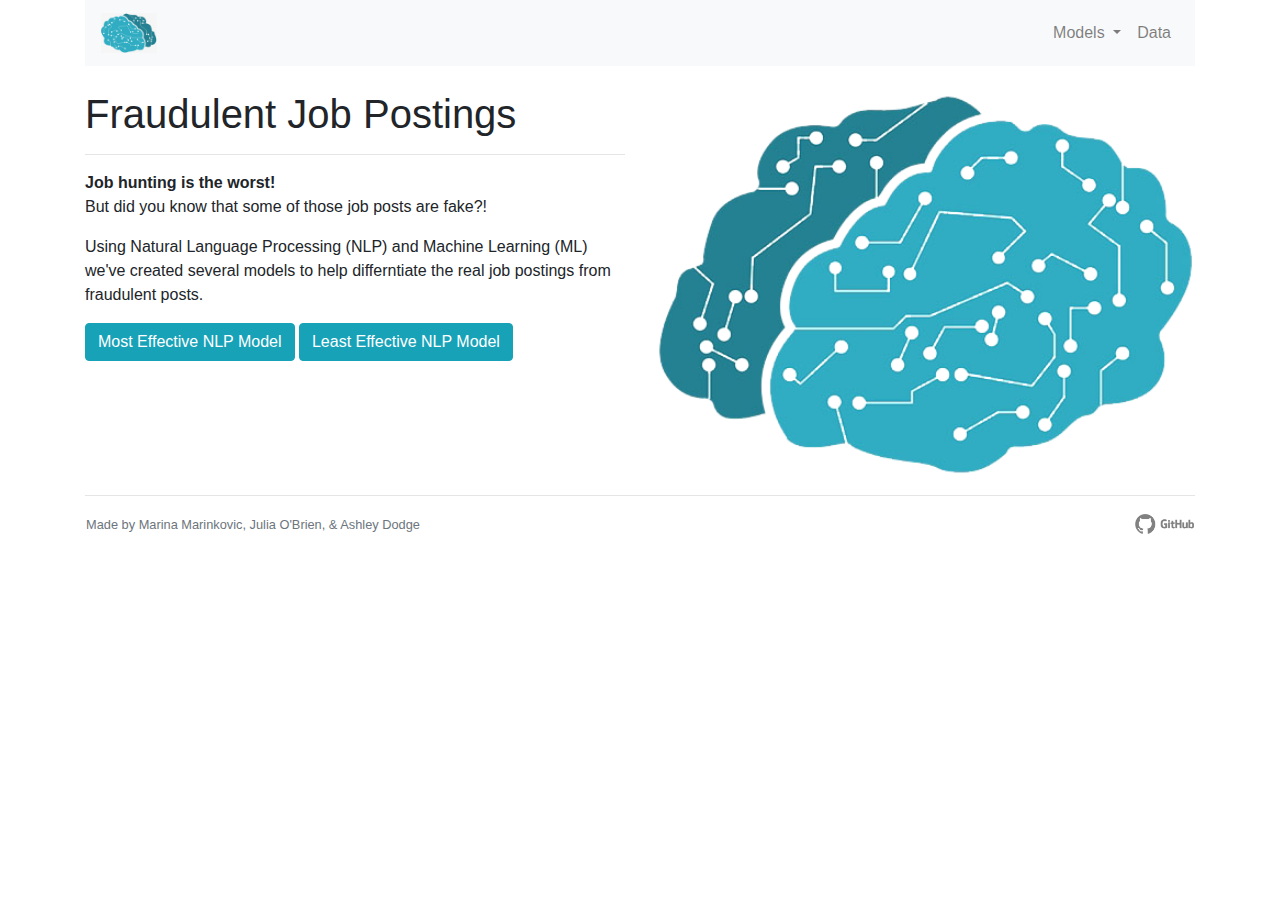
<file: index.html>
<!DOCTYPE html>
<html lang="en">

<head>
    <meta charset="UTF-8">
    <title>Fraudulent Job Posts</title>
    <link rel="stylesheet" href="https://stackpath.bootstrapcdn.com/bootstrap/4.3.1/css/bootstrap.min.css" integrity="sha384-ggOyR0iXCbMQv3Xipma34MD+dH/1fQ784/j6cY/iJTQUOhcWr7x9JvoRxT2MZw1T" crossorigin="anonymous">

    <script src="https://code.jquery.com/jquery-3.3.1.slim.min.js" integrity="sha384-q8i/X+965DzO0rT7abK41JStQIAqVgRVzpbzo5smXKp4YfRvH+8abtTE1Pi6jizo" crossorigin="anonymous"></script>
    <script src="https://cdnjs.cloudflare.com/ajax/libs/popper.js/1.14.7/umd/popper.min.js" integrity="sha384-UO2eT0CpHqdSJQ6hJty5KVphtPhzWj9WO1clHTMGa3JDZwrnQq4sF86dIHNDz0W1" crossorigin="anonymous"></script>
    <script src="https://stackpath.bootstrapcdn.com/bootstrap/4.3.1/js/bootstrap.min.js" integrity="sha384-JjSmVgyd0p3pXB1rRibZUAYoIIy6OrQ6VrjIEaFf/nJGzIxFDsf4x0xIM+B07jRM" crossorigin="anonymous"></script>

    <link rel="stylesheet" href="assets/css/style.css">
</head>

<body>
<!--NAVIGATION BAR-->
<div class="container head_foot">
  <div class="row">
   <div class="col-md-12">
       <nav class="navbar navbar-expand-lg navbar-light bg-light">
           <a class="navbar-brand" href="index.html" ><img src="assets/images/ml_brain_logo_smallR.png" height="40" class="mr-2"></a>
           <button class="navbar-toggler" type="button" data-toggle="collapse" data-target="#navbarSupportedContent" aria-controls="navbarSupportedContent" aria-expanded="false" aria-label="Toggle navigation">
             <span class="navbar-toggler-icon"></span>
           </button>
         
           <div class="collapse navbar-collapse" id="navbarSupportedContent">
             <ul class="navbar-nav ml-auto">
               <li class="nav-item dropdown">
                   <a class="nav-link dropdown-toggle" href="#" id="navbarDropdown" role="button" data-toggle="dropdown" aria-haspopup="true" aria-expanded="false">
                     Models
                   </a>

                   <div class="dropdown-menu" aria-labelledby="navbarDropdown">
                     <div class="font-weight-bold ml-2" style="color:#248192">NLP</div>
                      <a class="dropdown-item" href="nlp_knn.html">K Nearest Neighbors</a>
                      <a class="dropdown-item" href="nlp_svm.html">Support Vector Machine</a>
                      <a class="dropdown-item" href="nlp_deepLearning.html">Deep Learning</a>
                      <a class="dropdown-item" href="nlp_naiveBayes.html">Naive Bayes</a>
                      <a class="dropdown-item" href="nlp_randomForest.html">Random Forest</a>

                     <div class="dropdown-divider"></div>

                     <div class="font-weight-bold ml-2" style="color:#248192">Non-Textual ML</div>
                      <a class="dropdown-item" href="ml_knn.html">K Nearest Neighbors</a>
                      <a class="dropdown-item" href="ml_svm.html">Support Vector Machine</a>
                      <a class="dropdown-item" href="ml_deepLearning.html">Deep Learning</a>
                      <a class="dropdown-item" href="ml_randomForest.html">Random Forest</a>
                   </div>
                 </li>
               <li class="nav-item">
                 <a class="nav-link" href="data.html">Data</a>
               </li>
             </ul>
           </div>
         </nav>
   </div>
  </div>
</div>

<!--MAIN SECTION-->
    <div class="container pt-4">
        <div class="row">  
      <!--LEFT MAIN SECTION-->
                <div class="col-md-6">
                    <h1>Fraudulent Job Postings</h1>
                    <hr>
                    <blockquote><strong>Job hunting is the worst!</strong></br> But did you know that some of those
                      job posts are fake?!
                    </blockquote>
                   
                    <p>Using Natural Language Processing (NLP) and Machine
                      Learning (ML) we've created several models to help differntiate the
                      real job postings from fraudulent posts.</p>
                <!-- BUTTONS -->
                
                     <a href="nlp_deepLearning.html" class="btn btn btn-info button-padding" role="button">Most Effective NLP Model</a>
                     <a href="nlp_naiveBayes.html" class="btn btn btn-info button-padding" role="button">Least Effective NLP Model</a>
                     <!-- <a href="ml_randomForest.html" class="btn btn btn-info" role="button">Most Effective Non-Textual Model</a>
                     <a href="ml_svm.html" class="btn btn btn-info" role="button">Least Effective Non-Textual Model</a> -->
                </div>
        
    <!--RIGHT MAIN SECTION-->
                <div class="col-md-6"> 
                    
                    <div class="text-center">
                      <img src="assets/images/ml_brain.png" alt="..." width="100%"/>
                    </div>


                    
                </div>

        </div>
    </div>


<!--FOOTER-->
<div class = "footer">    
  <div class="container">
      <div class="row">
          <div class="col-md-12">
              <hr>
              <div class="row">

                  <p class="text-muted pl-3"><small>Made by 
                    <a href="https://www.linkedin.com/in/marinamarinkovic/" style="color:#6d757d">Marina Marinkovic</a>, 
                    <a href="https://www.linkedin.com/in/jobrien1726/" style="color:#6d757d">Julia O'Brien</a>, & 
                      <a href="https://www.linkedin.com/in/ashleydodge88/" style="color:#6d757d">Ashley Dodge</a>
                    </small></p>

                  <a href="https://github.com/MPdeM/Final_Project" class="ml-auto pr-3">
                  <img src="assets/images/github_logo.png"
                  alt="Github Icon" Title= "Github Project Repository" height="20"/> 
                  </a>  

              </div>
          </div>
      </div>
  </div>
</div>

</body>
</html>
</file>
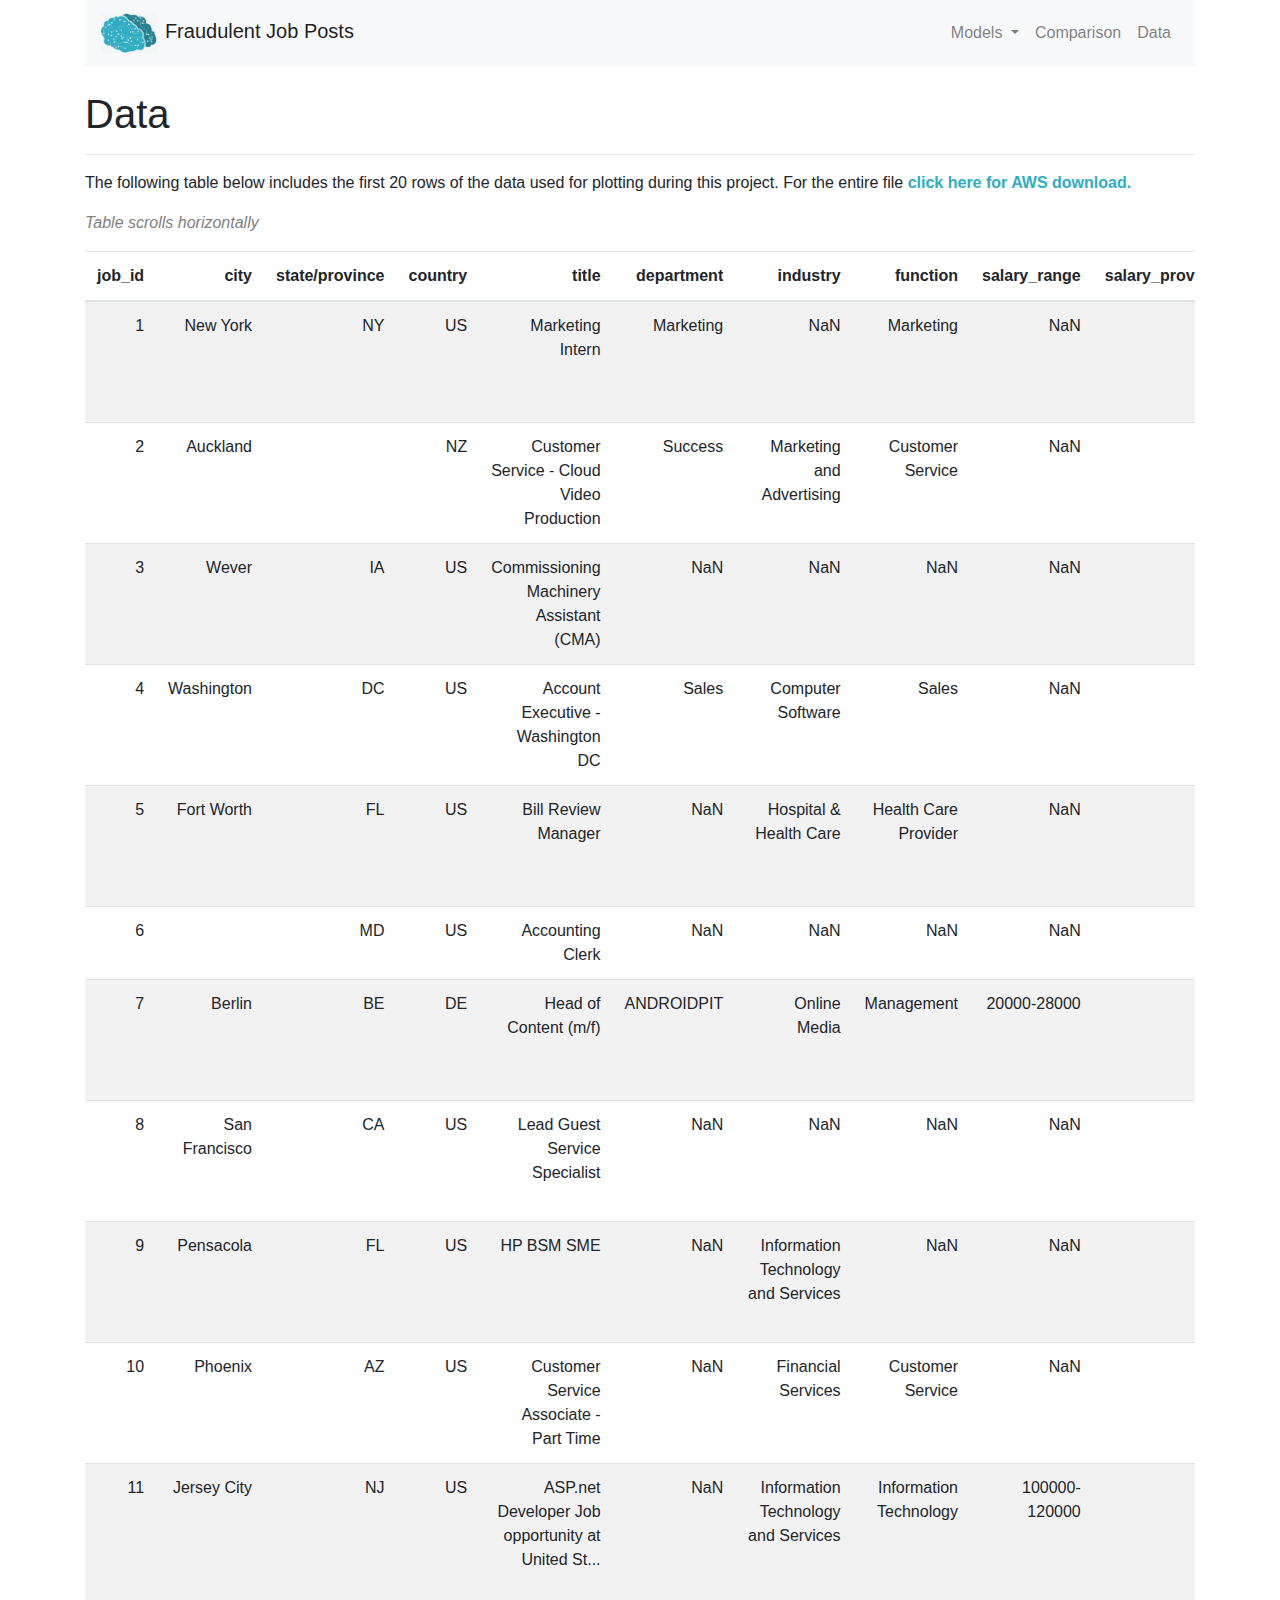
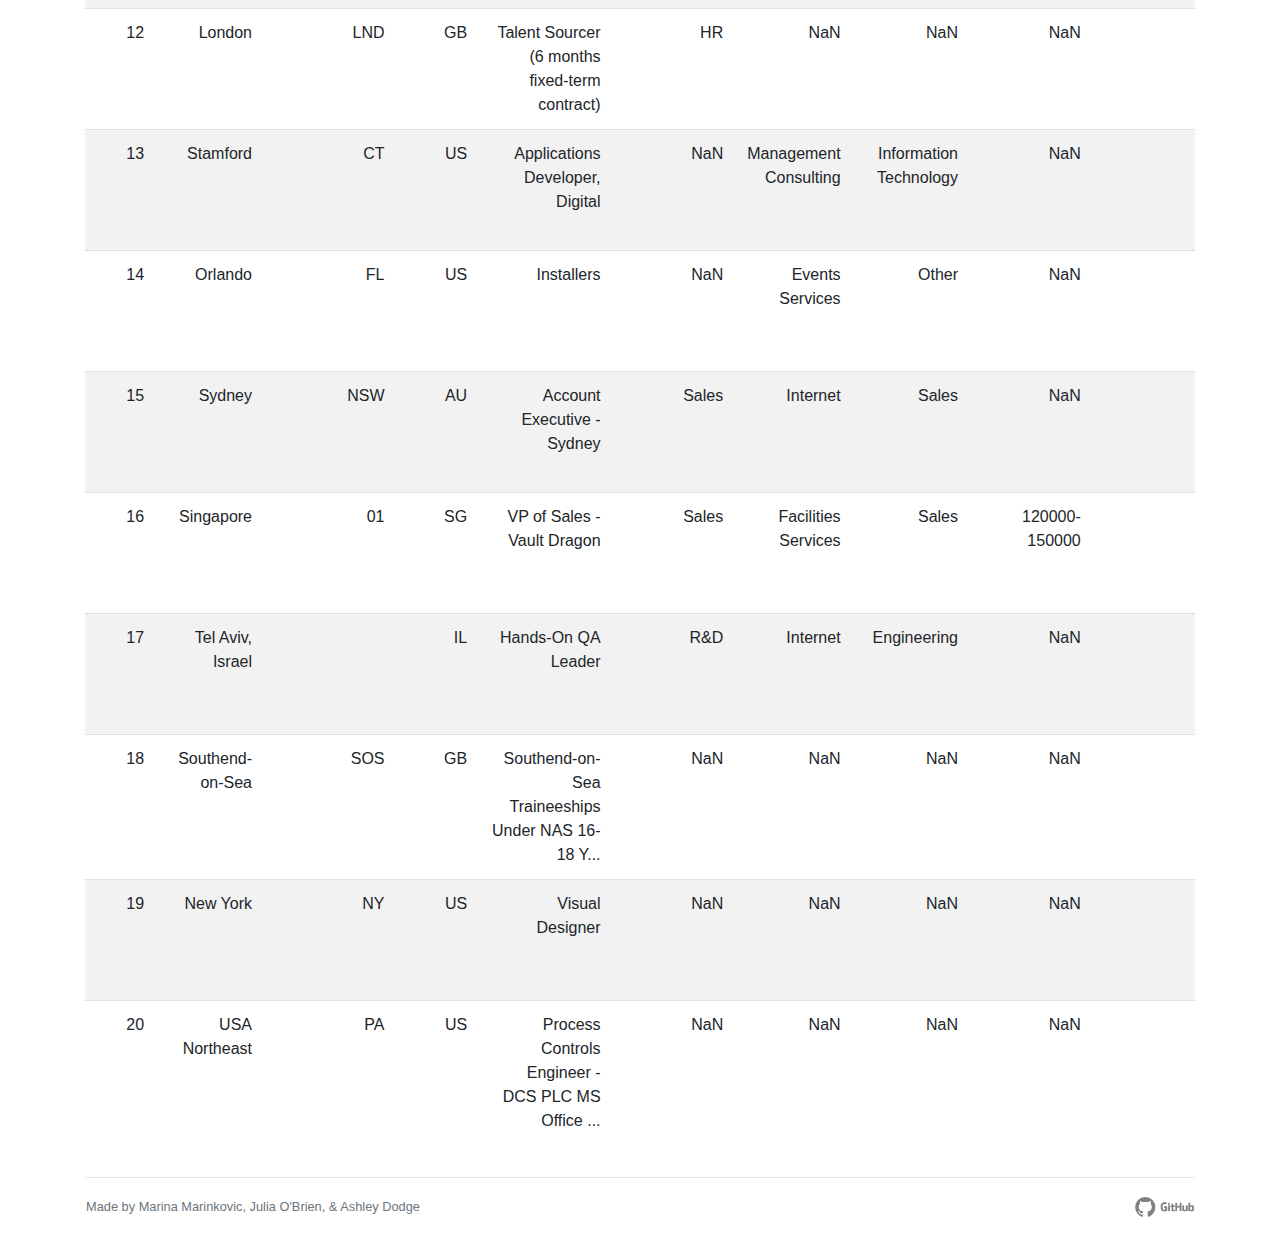
<file: data.html>
<!DOCTYPE html>
<html lang="en">

<head>
    <meta charset="UTF-8">
    <title>Fraudulent Job Posts</title>
    <link rel="stylesheet" href="https://stackpath.bootstrapcdn.com/bootstrap/4.3.1/css/bootstrap.min.css" integrity="sha384-ggOyR0iXCbMQv3Xipma34MD+dH/1fQ784/j6cY/iJTQUOhcWr7x9JvoRxT2MZw1T" crossorigin="anonymous">

    <script src="https://code.jquery.com/jquery-3.3.1.slim.min.js" integrity="sha384-q8i/X+965DzO0rT7abK41JStQIAqVgRVzpbzo5smXKp4YfRvH+8abtTE1Pi6jizo" crossorigin="anonymous"></script>
    <script src="https://cdnjs.cloudflare.com/ajax/libs/popper.js/1.14.7/umd/popper.min.js" integrity="sha384-UO2eT0CpHqdSJQ6hJty5KVphtPhzWj9WO1clHTMGa3JDZwrnQq4sF86dIHNDz0W1" crossorigin="anonymous"></script>
    <script src="https://stackpath.bootstrapcdn.com/bootstrap/4.3.1/js/bootstrap.min.js" integrity="sha384-JjSmVgyd0p3pXB1rRibZUAYoIIy6OrQ6VrjIEaFf/nJGzIxFDsf4x0xIM+B07jRM" crossorigin="anonymous"></script>

    <link rel="stylesheet" href="assets/css/style.css">
</head>

<body>
<!--NAVIGATION BAR-->
<div class="container head_foot">
    <div class="row">
     <div class="col-md-12">
         <nav class="navbar navbar-expand-lg navbar-light bg-light">
             <a class="navbar-brand" href="index.html" ><img src="assets/images/ml_brain_logo_smallR.png" height="40" class="mr-2">Fraudulent Job Posts</a>
             <button class="navbar-toggler" type="button" data-toggle="collapse" data-target="#navbarSupportedContent" aria-controls="navbarSupportedContent" aria-expanded="false" aria-label="Toggle navigation">
               <span class="navbar-toggler-icon"></span>
             </button>
           
             <div class="collapse navbar-collapse" id="navbarSupportedContent">
               <ul class="navbar-nav ml-auto">
                 <li class="nav-item dropdown">
                     <a class="nav-link dropdown-toggle" href="#" id="navbarDropdown" role="button" data-toggle="dropdown" aria-haspopup="true" aria-expanded="false">
                       Models
                     </a>
                     <div class="dropdown-menu" aria-labelledby="navbarDropdown">
                      <div class="font-weight-bold ml-2" style="color:#248192">NLP</div>
                       <a class="dropdown-item" href="nlp_knn.html">K Nearest Neighbors</a>
                       <a class="dropdown-item" href="nlp_svm.html">Support Vector Machine</a>
                       <a class="dropdown-item" href="nlp_deepLearning.html">Deep Learning</a>
                       <a class="dropdown-item" href="nlp_naiveBayes.html">Naive Bayes</a>
                       <a class="dropdown-item" href="nlp_randomForest.html">Random Forest</a>
 
                      <div class="dropdown-divider"></div>
 
                      <div class="font-weight-bold ml-2" style="color:#248192">Non-Textual ML</div>
                       <a class="dropdown-item" href="ml_knn.html">K Nearest Neighbors</a>
                       <a class="dropdown-item" href="ml_svm.html">Support Vector Machine</a>
                       <a class="dropdown-item" href="ml_randomForest.html">Random Forest</a>
                    </div>
                   </li>
                 <li class="nav-item">
                   <a class="nav-link" href="comp.html">Comparison</a>
                 </li>
                 <li class="nav-item">
                   <a class="nav-link" href="data.html">Data</a>
                 </li>
               </ul>
             </div>
           </nav>
     </div>
    </div>
</div>

<!--MAIN SECTION-->
    <div class="container pt-4">
        <div class="row">  
            <div class="col-md-12">
                <h1>Data</h1>
                <hr>
                <p>The following table below includes the first 20 rows of the data used for plotting during this project.
                    For the entire file <a href="https://job-postings-dataviz.s3.amazonaws.com/fake_jobs_clean.csv" class="font-weight-bold" style="color:#30adc3">click here for AWS download.</a>
                </p>
                <p class="font-italic font-weight-light" style="color:grey">Table scrolls horizontally</p>

                <div class="table-responsive">
                <table class="table table-striped">
                  <thead class="themed-dark">
                          <tr style="text-align: right;">
                            <th>job_id</th>
                            <th>city</th>
                            <th>state/province</th>
                            <th>country</th>
                            <th>title</th>
                            <th>department</th>
                            <th>industry</th>
                            <th>function</th>
                            <th>salary_range</th>
                            <th>salary_provided</th>
                            <th>company_profile</th>
                            <th>description</th>
                            <th>requirements</th>
                            <th>benefits</th>
                            <th>benefits_provided</th>
                            <th>telecommuting</th>
                            <th>has_company_logo</th>
                            <th>has_questions</th>
                            <th>employment_type</th>
                            <th>required_experience</th>
                            <th>required_education</th>
                            <th>fraudulent</th>
                          </tr>
                        </thead>
                        <tbody>
                          <tr>
                            <td>1</td>
                            <td>New York</td>
                            <td>NY</td>
                            <td>US</td>
                            <td>Marketing Intern</td>
                            <td>Marketing</td>
                            <td>NaN</td>
                            <td>Marketing</td>
                            <td>NaN</td>
                            <td>0</td>
                            <td>We're Food52, and we've created a groundbreaki...</td>
                            <td>Food52, a fast-growing, James Beard Award-winn...</td>
                            <td>Experience with content management systems a m...</td>
                            <td>NaN</td>
                            <td>0</td>
                            <td>0</td>
                            <td>1</td>
                            <td>0</td>
                            <td>Other</td>
                            <td>Internship</td>
                            <td>NaN</td>
                            <td>0</td>
                          </tr>
                          <tr>
                            <td>2</td>
                            <td>Auckland</td>
                            <td></td>
                            <td>NZ</td>
                            <td>Customer Service - Cloud Video Production</td>
                            <td>Success</td>
                            <td>Marketing and Advertising</td>
                            <td>Customer Service</td>
                            <td>NaN</td>
                            <td>0</td>
                            <td>90 Seconds, the worlds Cloud Video Production ...</td>
                            <td>Organised - Focused - Vibrant - Awesome!Do you...</td>
                            <td>What we expect from you:Your key responsibilit...</td>
                            <td>What you will get from usThrough being part of...</td>
                            <td>1</td>
                            <td>0</td>
                            <td>1</td>
                            <td>0</td>
                            <td>Full-time</td>
                            <td>Not Applicable</td>
                            <td>NaN</td>
                            <td>0</td>
                          </tr>
                          <tr>
                            <td>3</td>
                            <td>Wever</td>
                            <td>IA</td>
                            <td>US</td>
                            <td>Commissioning Machinery Assistant (CMA)</td>
                            <td>NaN</td>
                            <td>NaN</td>
                            <td>NaN</td>
                            <td>NaN</td>
                            <td>0</td>
                            <td>Valor Services provides Workforce Solutions th...</td>
                            <td>Our client, located in Houston, is actively se...</td>
                            <td>Implement pre-commissioning and commissioning ...</td>
                            <td>NaN</td>
                            <td>0</td>
                            <td>0</td>
                            <td>1</td>
                            <td>0</td>
                            <td>NaN</td>
                            <td>NaN</td>
                            <td>NaN</td>
                            <td>0</td>
                          </tr>
                          <tr>
                            <td>4</td>
                            <td>Washington</td>
                            <td>DC</td>
                            <td>US</td>
                            <td>Account Executive - Washington DC</td>
                            <td>Sales</td>
                            <td>Computer Software</td>
                            <td>Sales</td>
                            <td>NaN</td>
                            <td>0</td>
                            <td>Our passion for improving quality of life thro...</td>
                            <td>THE COMPANY: ESRI – Environmental Systems Rese...</td>
                            <td>EDUCATION: Bachelor’s or Master’s in GIS, busi...</td>
                            <td>Our culture is anything but corporate—we have ...</td>
                            <td>1</td>
                            <td>0</td>
                            <td>1</td>
                            <td>0</td>
                            <td>Full-time</td>
                            <td>Mid-Senior level</td>
                            <td>Bachelor's Degree</td>
                            <td>0</td>
                          </tr>
                          <tr>
                            <td>5</td>
                            <td>Fort Worth</td>
                            <td>FL</td>
                            <td>US</td>
                            <td>Bill Review Manager</td>
                            <td>NaN</td>
                            <td>Hospital &amp; Health Care</td>
                            <td>Health Care Provider</td>
                            <td>NaN</td>
                            <td>0</td>
                            <td>SpotSource Solutions LLC is a Global Human Cap...</td>
                            <td>JOB TITLE: Itemization Review ManagerLOCATION:...</td>
                            <td>QUALIFICATIONS:RN license in the State of Texa...</td>
                            <td>Full Benefits Offered</td>
                            <td>1</td>
                            <td>0</td>
                            <td>1</td>
                            <td>1</td>
                            <td>Full-time</td>
                            <td>Mid-Senior level</td>
                            <td>Bachelor's Degree</td>
                            <td>0</td>
                          </tr>
                          <tr>
                            <td>6</td>
                            <td></td>
                            <td>MD</td>
                            <td>US</td>
                            <td>Accounting Clerk</td>
                            <td>NaN</td>
                            <td>NaN</td>
                            <td>NaN</td>
                            <td>NaN</td>
                            <td>0</td>
                            <td>NaN</td>
                            <td>Job OverviewApex is an environmental consultin...</td>
                            <td>NaN</td>
                            <td>NaN</td>
                            <td>0</td>
                            <td>0</td>
                            <td>0</td>
                            <td>0</td>
                            <td>NaN</td>
                            <td>NaN</td>
                            <td>NaN</td>
                            <td>0</td>
                          </tr>
                          <tr>
                            <td>7</td>
                            <td>Berlin</td>
                            <td>BE</td>
                            <td>DE</td>
                            <td>Head of Content (m/f)</td>
                            <td>ANDROIDPIT</td>
                            <td>Online Media</td>
                            <td>Management</td>
                            <td>20000-28000</td>
                            <td>1</td>
                            <td>Founded in 2009, the Fonpit AG rose with its i...</td>
                            <td>Your Responsibilities: Manage the English-spea...</td>
                            <td>Your Know-How:                                ...</td>
                            <td>Your Benefits: Being part of a fast-growing co...</td>
                            <td>1</td>
                            <td>0</td>
                            <td>1</td>
                            <td>1</td>
                            <td>Full-time</td>
                            <td>Mid-Senior level</td>
                            <td>Master's Degree</td>
                            <td>0</td>
                          </tr>
                          <tr>
                            <td>8</td>
                            <td>San Francisco</td>
                            <td>CA</td>
                            <td>US</td>
                            <td>Lead Guest Service Specialist</td>
                            <td>NaN</td>
                            <td>NaN</td>
                            <td>NaN</td>
                            <td>NaN</td>
                            <td>0</td>
                            <td>Airenvy’s mission is to provide lucrative yet ...</td>
                            <td>Who is Airenvy?Hey there! We are seasoned entr...</td>
                            <td>Experience with CRM software, live chat, and p...</td>
                            <td>Competitive Pay. You'll be able to eat steak e...</td>
                            <td>1</td>
                            <td>0</td>
                            <td>1</td>
                            <td>1</td>
                            <td>NaN</td>
                            <td>NaN</td>
                            <td>NaN</td>
                            <td>0</td>
                          </tr>
                          <tr>
                            <td>9</td>
                            <td>Pensacola</td>
                            <td>FL</td>
                            <td>US</td>
                            <td>HP BSM SME</td>
                            <td>NaN</td>
                            <td>Information Technology and Services</td>
                            <td>NaN</td>
                            <td>NaN</td>
                            <td>0</td>
                            <td>Solutions3 is a woman-owned small business who...</td>
                            <td>Implementation/Configuration/Testing/Training ...</td>
                            <td>MUST BE A US CITIZEN.An active TS/SCI clearanc...</td>
                            <td>NaN</td>
                            <td>0</td>
                            <td>0</td>
                            <td>1</td>
                            <td>1</td>
                            <td>Full-time</td>
                            <td>Associate</td>
                            <td>NaN</td>
                            <td>0</td>
                          </tr>
                          <tr>
                            <td>10</td>
                            <td>Phoenix</td>
                            <td>AZ</td>
                            <td>US</td>
                            <td>Customer Service Associate - Part Time</td>
                            <td>NaN</td>
                            <td>Financial Services</td>
                            <td>Customer Service</td>
                            <td>NaN</td>
                            <td>0</td>
                            <td>Novitex Enterprise Solutions, formerly Pitney ...</td>
                            <td>The Customer Service Associate will be based i...</td>
                            <td>Minimum Requirements:Minimum of 6 months custo...</td>
                            <td>NaN</td>
                            <td>0</td>
                            <td>0</td>
                            <td>1</td>
                            <td>0</td>
                            <td>Part-time</td>
                            <td>Entry level</td>
                            <td>High School or equivalent</td>
                            <td>0</td>
                          </tr>
                          <tr>
                            <td>11</td>
                            <td>Jersey City</td>
                            <td>NJ</td>
                            <td>US</td>
                            <td>ASP.net Developer Job opportunity at United St...</td>
                            <td>NaN</td>
                            <td>Information Technology and Services</td>
                            <td>Information Technology</td>
                            <td>100000-120000</td>
                            <td>1</td>
                            <td>NaN</td>
                            <td>Position : #URL_86fd830a95a64e2b30ceed829e63fd...</td>
                            <td>Position : #URL_86fd830a95a64e2b30ceed829e63fd...</td>
                            <td>Benefits - FullBonus Eligible - YesInterview T...</td>
                            <td>1</td>
                            <td>0</td>
                            <td>0</td>
                            <td>0</td>
                            <td>Full-time</td>
                            <td>Mid-Senior level</td>
                            <td>Bachelor's Degree</td>
                            <td>0</td>
                          </tr>
                          <tr>
                            <td>12</td>
                            <td>London</td>
                            <td>LND</td>
                            <td>GB</td>
                            <td>Talent Sourcer (6 months fixed-term contract)</td>
                            <td>HR</td>
                            <td>NaN</td>
                            <td>NaN</td>
                            <td>NaN</td>
                            <td>0</td>
                            <td>Want to build a 21st century financial service...</td>
                            <td>TransferWise is the clever new way to move mon...</td>
                            <td>We’re looking for someone who:Proven track rec...</td>
                            <td>You will join one of Europe’s most hotly tippe...</td>
                            <td>1</td>
                            <td>0</td>
                            <td>1</td>
                            <td>0</td>
                            <td>NaN</td>
                            <td>NaN</td>
                            <td>NaN</td>
                            <td>0</td>
                          </tr>
                          <tr>
                            <td>13</td>
                            <td>Stamford</td>
                            <td>CT</td>
                            <td>US</td>
                            <td>Applications Developer, Digital</td>
                            <td>NaN</td>
                            <td>Management Consulting</td>
                            <td>Information Technology</td>
                            <td>NaN</td>
                            <td>0</td>
                            <td>Novitex Enterprise Solutions, formerly Pitney ...</td>
                            <td>The Applications Developer, Digital will devel...</td>
                            <td>Requirements:4 – 5 years’ experience in develo...</td>
                            <td>NaN</td>
                            <td>0</td>
                            <td>0</td>
                            <td>1</td>
                            <td>0</td>
                            <td>Full-time</td>
                            <td>Associate</td>
                            <td>Bachelor's Degree</td>
                            <td>0</td>
                          </tr>
                          <tr>
                            <td>14</td>
                            <td>Orlando</td>
                            <td>FL</td>
                            <td>US</td>
                            <td>Installers</td>
                            <td>NaN</td>
                            <td>Events Services</td>
                            <td>Other</td>
                            <td>NaN</td>
                            <td>0</td>
                            <td>Growing event production company providing sta...</td>
                            <td>Event Industry Installers Needed!! (Orlando, F...</td>
                            <td>Valid driver's license,Somewhat Clean driving ...</td>
                            <td>NaN</td>
                            <td>0</td>
                            <td>0</td>
                            <td>1</td>
                            <td>1</td>
                            <td>Full-time</td>
                            <td>Not Applicable</td>
                            <td>Unspecified</td>
                            <td>0</td>
                          </tr>
                          <tr>
                            <td>15</td>
                            <td>Sydney</td>
                            <td>NSW</td>
                            <td>AU</td>
                            <td>Account Executive - Sydney</td>
                            <td>Sales</td>
                            <td>Internet</td>
                            <td>Sales</td>
                            <td>NaN</td>
                            <td>0</td>
                            <td>Adthena is the UK’s leading competitive intell...</td>
                            <td>Are you interested in a satisfying and financi...</td>
                            <td>You’ll need to be smart and passionate and hav...</td>
                            <td>In return we'll pay you well, give you some ow...</td>
                            <td>1</td>
                            <td>0</td>
                            <td>1</td>
                            <td>0</td>
                            <td>Full-time</td>
                            <td>Associate</td>
                            <td>Bachelor's Degree</td>
                            <td>0</td>
                          </tr>
                          <tr>
                            <td>16</td>
                            <td>Singapore</td>
                            <td>01</td>
                            <td>SG</td>
                            <td>VP of Sales - Vault Dragon</td>
                            <td>Sales</td>
                            <td>Facilities Services</td>
                            <td>Sales</td>
                            <td>120000-150000</td>
                            <td>1</td>
                            <td>Jungle Ventures is the leading Singapore based...</td>
                            <td>About Vault Dragon Vault Dragon is Dropbox for...</td>
                            <td>Key Superpowers3-5 years of high-pressure sale...</td>
                            <td>Basic: SGD 120,000Equity negotiable for a rock...</td>
                            <td>1</td>
                            <td>0</td>
                            <td>1</td>
                            <td>1</td>
                            <td>Full-time</td>
                            <td>Executive</td>
                            <td>Bachelor's Degree</td>
                            <td>0</td>
                          </tr>
                          <tr>
                            <td>17</td>
                            <td>Tel Aviv, Israel</td>
                            <td></td>
                            <td>IL</td>
                            <td>Hands-On QA Leader</td>
                            <td>R&amp;D</td>
                            <td>Internet</td>
                            <td>Engineering</td>
                            <td>NaN</td>
                            <td>0</td>
                            <td>At HoneyBook we’re re-imagining the events ind...</td>
                            <td>We are looking for a Hands-On QA Leader for ou...</td>
                            <td>Previous experience in client &amp;amp; server tes...</td>
                            <td>NaN</td>
                            <td>0</td>
                            <td>0</td>
                            <td>1</td>
                            <td>0</td>
                            <td>Full-time</td>
                            <td>Mid-Senior level</td>
                            <td>NaN</td>
                            <td>0</td>
                          </tr>
                          <tr>
                            <td>18</td>
                            <td>Southend-on-Sea</td>
                            <td>SOS</td>
                            <td>GB</td>
                            <td>Southend-on-Sea Traineeships Under NAS 16-18 Y...</td>
                            <td>NaN</td>
                            <td>NaN</td>
                            <td>NaN</td>
                            <td>NaN</td>
                            <td>0</td>
                            <td>Established on the principles that full time e...</td>
                            <td>Government funding is only available for 16-18...</td>
                            <td>16-18 year olds only due to government funding...</td>
                            <td>Career prospects.</td>
                            <td>1</td>
                            <td>0</td>
                            <td>1</td>
                            <td>1</td>
                            <td>NaN</td>
                            <td>NaN</td>
                            <td>NaN</td>
                            <td>0</td>
                          </tr>
                          <tr>
                            <td>19</td>
                            <td>New York</td>
                            <td>NY</td>
                            <td>US</td>
                            <td>Visual Designer</td>
                            <td>NaN</td>
                            <td>NaN</td>
                            <td>NaN</td>
                            <td>NaN</td>
                            <td>0</td>
                            <td>Kettle is an independent digital agency based ...</td>
                            <td>Kettle is hiring a Visual Designer!Job Locatio...</td>
                            <td>NaN</td>
                            <td>NaN</td>
                            <td>0</td>
                            <td>0</td>
                            <td>1</td>
                            <td>0</td>
                            <td>NaN</td>
                            <td>NaN</td>
                            <td>NaN</td>
                            <td>0</td>
                          </tr>
                          <tr>
                            <td>20</td>
                            <td>USA Northeast</td>
                            <td>PA</td>
                            <td>US</td>
                            <td>Process Controls Engineer - DCS PLC MS Office ...</td>
                            <td>NaN</td>
                            <td>NaN</td>
                            <td>NaN</td>
                            <td>NaN</td>
                            <td>0</td>
                            <td>We Provide Full Time Permanent Positions for m...</td>
                            <td>Experienced Process Controls Engineer is requi...</td>
                            <td>Must have 5 or more years of experience with D...</td>
                            <td>NaN</td>
                            <td>0</td>
                            <td>0</td>
                            <td>0</td>
                            <td>0</td>
                            <td>Full-time</td>
                            <td>NaN</td>
                            <td>NaN</td>
                            <td>0</td>
                          </tr>
            
                        </tbody>
                      </table>
                    </div>
            </div>
        </div>
    </div>
    


<!--FOOTER-->
<div class = "footer">    
  <div class="container">
      <div class="row">
          <div class="col-md-12">
              <hr>
              <div class="row">

                  <p class="text-muted pl-3"><small>Made by 
                    <a href="https://www.linkedin.com/in/marinamarinkovic/" style="color:#6d757d">Marina Marinkovic</a>, 
                    <a href="https://www.linkedin.com/in/jobrien1726/" style="color:#6d757d">Julia O'Brien</a>, & 
                      <a href="https://www.linkedin.com/in/ashleydodge88/" style="color:#6d757d">Ashley Dodge</a>
                    </small></p>

                  <a href="https://github.com/MPdeM/Final_Project" class="ml-auto pr-3">
                  <img src="assets/images/github_logo.png"
                  alt="Github Icon" Title= "Github Project Repository" height="20"/> 
                  </a>  

              </div>
          </div>
      </div>
  </div>
</div>


</body>
</html>
</file>
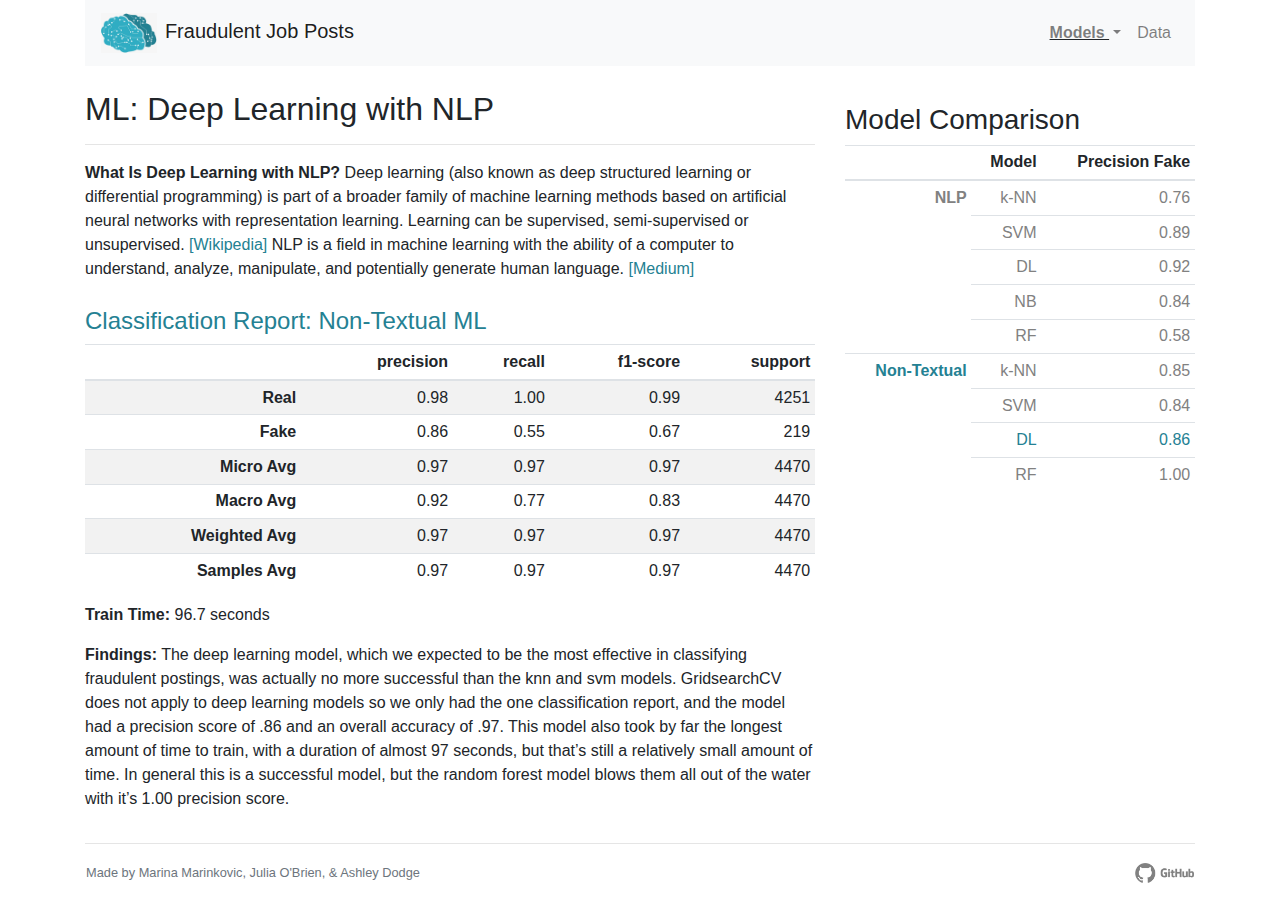
<file: ml_deepLearning.html>
<!DOCTYPE html>
<html lang="en">

<head>
    <meta charset="UTF-8">
    <title>Fraudulent Job Posts</title>
    <link rel="stylesheet" href="https://stackpath.bootstrapcdn.com/bootstrap/4.3.1/css/bootstrap.min.css" integrity="sha384-ggOyR0iXCbMQv3Xipma34MD+dH/1fQ784/j6cY/iJTQUOhcWr7x9JvoRxT2MZw1T" crossorigin="anonymous">

    <script src="https://code.jquery.com/jquery-3.3.1.slim.min.js" integrity="sha384-q8i/X+965DzO0rT7abK41JStQIAqVgRVzpbzo5smXKp4YfRvH+8abtTE1Pi6jizo" crossorigin="anonymous"></script>
    <script src="https://cdnjs.cloudflare.com/ajax/libs/popper.js/1.14.7/umd/popper.min.js" integrity="sha384-UO2eT0CpHqdSJQ6hJty5KVphtPhzWj9WO1clHTMGa3JDZwrnQq4sF86dIHNDz0W1" crossorigin="anonymous"></script>
    <script src="https://stackpath.bootstrapcdn.com/bootstrap/4.3.1/js/bootstrap.min.js" integrity="sha384-JjSmVgyd0p3pXB1rRibZUAYoIIy6OrQ6VrjIEaFf/nJGzIxFDsf4x0xIM+B07jRM" crossorigin="anonymous"></script>

    <link rel="stylesheet" href="assets/css/style.css">
</head>

<body>
<!--NAVIGATION BAR-->
<div class="container head_foot">
    <div class="row">
     <div class="col-md-12">
         <nav class="navbar navbar-expand-lg navbar-light bg-light">
             <a class="navbar-brand" href="index.html" ><img src="assets/images/ml_brain_logo_smallR.png" height="40" class="mr-2">Fraudulent Job Posts</a>
             <button class="navbar-toggler" type="button" data-toggle="collapse" data-target="#navbarSupportedContent" aria-controls="navbarSupportedContent" aria-expanded="false" aria-label="Toggle navigation">
               <span class="navbar-toggler-icon"></span>
             </button>
           
             <div class="collapse navbar-collapse" id="navbarSupportedContent">
               <ul class="navbar-nav ml-auto">
                 <li class="nav-item dropdown active-nav">
                     <a class="nav-link dropdown-toggle" href="#" id="navbarDropdown" role="button" data-toggle="dropdown" aria-haspopup="true" aria-expanded="false">
                       Models
                     </a>

                     <div class="dropdown-menu" aria-labelledby="navbarDropdown">
                      <div class="font-weight-bold ml-2" style="color:#248192">NLP</div>
                       <a class="dropdown-item" href="nlp_knn.html">K Nearest Neighbors</a>
                       <a class="dropdown-item" href="nlp_svm.html">Support Vector Machine</a>
                       <a class="dropdown-item" href="nlp_deepLearning.html">Deep Learning</a>
                       <a class="dropdown-item" href="nlp_naiveBayes.html">Naive Bayes</a>
                       <a class="dropdown-item" href="nlp_randomForest.html">Random Forest</a>
 
                      <div class="dropdown-divider"></div>
 
                      <div class="font-weight-bold ml-2" style="color:#248192">Non-Textual ML</div>
                       <a class="dropdown-item" href="ml_knn.html">K Nearest Neighbors</a>
                       <a class="dropdown-item" href="ml_svm.html">Support Vector Machine</a>
                       <a class="dropdown-item active-nav" href="ml_deepLearning.html">Deep Learning</a>
                       <a class="dropdown-item" href="ml_randomForest.html">Random Forest</a>
                    </div>

                   </li>
                 <li class="nav-item">
                   <a class="nav-link" href="data.html">Data</a>
                 </li>
               </ul>
             </div>
           </nav>
     </div>
    </div>
  </div>

<!--MAIN SECTION-->
    <div class="container pt-4">
        <div class="row">  
      <!--LEFT MAIN SECTION-->
                <div class="col-md-8">
                    <h2>ML: Deep Learning with NLP</h2>
                    <hr>

                    <p><strong>What Is Deep Learning with NLP?</strong> Deep learning (also known as deep structured learning or differential programming) 
                      is part of a broader family of machine learning methods based on artificial neural networks with representation learning. Learning 
                      can be supervised, semi-supervised or unsupervised. <a href="https://en.wikipedia.org/wiki/Deep_learning" style="color:#248192">[Wikipedia]</a> 
                      NLP is a field in machine learning with the ability 
                      of a computer to understand, analyze, manipulate, and potentially generate human language.
                      <a href="https://towardsdatascience.com/natural-language-processing-nlp-for-machine-learning-d44498845d5b" style="color:#248192">[Medium]</a>
                    </p>

                    <!-- nontext_dl_classreport.png -->
                    <div alt="nontext_dl_classreport.png">
                      <h4>Classification Report: Non-Textual ML</h4>
                      <div class="table-responsive">
                          <table class="table table-striped table-sm">
                            <thead class="themed-dark">
                                    <tr>
                                      <th></th>
                                      <th>precision</th>
                                      <th>recall</th>
                                      <th>f1-score</th>
                                      <th>support</th>
                                    </tr>
                            </thead>
                            <tbody>
                              <tr>
                                    <td><strong>Real</strong></td>
                                    <td>0.98</td>
                                    <td>1.00</td>
                                    <td>0.99</td>
                                    <td>4251</td>
                                </tr>
                                <tr>
                                  <td><strong>Fake</strong></td>
                                  <td>0.86</td>
                                  <td>0.55</td>
                                  <td>0.67</td>
                                  <td>219</td>
                                </tr>
                                
                                <tr>
                                  <td><strong>Micro Avg</strong></td>
                                  <td>0.97</td>
                                  <td>0.97</td>
                                  <td>0.97</td>
                                  <td>4470</td>
                                </tr>
                                <tr>
                                  <td><strong>Macro Avg</strong></td>
                                  <td>0.92</td>
                                  <td>0.77</td>
                                  <td>0.83</td>
                                  <td>4470</td>
                                </tr>
                                <tr>
                                  <td><strong>Weighted Avg</strong></td>
                                  <td>0.97</td>
                                  <td>0.97</td>
                                  <td>0.97</td>
                                  <td>4470</td>
                                </tr>
                                <tr>
                                  <td><strong>Samples Avg</strong></td>
                                  <td>0.97</td>
                                  <td>0.97</td>
                                  <td>0.97</td>
                                  <td>4470</td>
                                </tr>
                            </tbody>
                          </table>
                      </div>
                      </div>

                    <p><strong>Train Time:</strong> 96.7 seconds</p>

                    <p><strong>Findings:</strong> The deep learning model, which we expected to be the most effective in classifying 
                        fraudulent postings, was actually no more successful than the knn and svm models. GridsearchCV does not apply to 
                        deep learning models so we only had the one classification report, and the model had a precision score of .86 and 
                        an overall accuracy of .97. This model also took by far the longest amount of time to train, with a duration of almost 
                        97 seconds, but that’s still a relatively small amount of time. 
                        In general this is a successful model, but the random forest model blows them all out of the water with it’s 1.00 precision score. 
                      
                    </p>

                    
                    
                </div>
        
      <!--RIGHT MAIN SECTION-->
                <div class="col-md-4 right-side"> 
                <h3>Model Comparison</h3>
                
                <table class="table table-hover table-sm">
                  <thead class="table">
                    <tr>
                      <th scope="col"></th>
                      <th scope="col">Model</th>
                      <th scope="col">Precision Fake</th>
                    </tr>
                  </thead>
                  <tbody>
                    <tr class="model-type">
                      <th scope="row" rowspan="5">NLP</th>
                      <td><a href="nlp_knn.html">k-NN</a></td>
                      <td><a href="nlp_knn.html">0.76</a></td>
                      </a>
                    </tr>
                    <tr>
                      <td><a href="nlp_svm.html">SVM</a></td>
                      <td><a href="nlp_svm.html">0.89</a></td>
                    </tr>     
                    <tr>
                      <td><a href="nlp_deepLearning.html">DL</a></td>
                      <td><a href="nlp_deepLearning.html">0.92</a></td>
                    </tr>    
                    <tr>
                      <td><a href="nlp_naiveBayes.html">NB</a></td>
                      <td><a href="nlp_naiveBayes.html">0.84</a></td>
                    </tr>    
                    <tr>
                      <td><a href="nlp_randomForest.html">RF</a></td>
                      <td><a href="nlp_randomForest.html">0.58</a></td>
                    </tr>    
                    <tr>
                      <th class="active-page" scope="row" rowspan="4">Non-Textual</th>
                        <td><a href="ml_knn.html">k-NN</a></td>
                        <td><a href="ml_knn.html">0.85</a></td>   
                    </tr>
                    <tr>
                      <td><a href="ml_svm.html">SVM</a></td>
                      <td><a href="ml_svm.html">0.84</a></td>
                    </tr>
                    <tr class="active-page">
                      <td><a href="ml_deepLearning.html">DL</a></td>
                      <td><a href="ml_deepLearning.html">0.86</a></td>
                    </tr>     
                    <tr>
                      <td><a href="ml_randomForest.html">RF</a></td>
                      <td><a href="ml_randomForest.html">1.00</a></td>
                    </tr>      
                  </tbody>
                </table>
                 </div>

        </div>
    </div>


<!--FOOTER-->
<div class = "footer">    
  <div class="container">
      <div class="row">
          <div class="col-md-12">
              <hr>
              <div class="row">

                  <p class="text-muted pl-3"><small>Made by 
                    <a href="https://www.linkedin.com/in/marinamarinkovic/" style="color:#6d757d">Marina Marinkovic</a>, 
                    <a href="https://www.linkedin.com/in/jobrien1726/" style="color:#6d757d">Julia O'Brien</a>, & 
                      <a href="https://www.linkedin.com/in/ashleydodge88/" style="color:#6d757d">Ashley Dodge</a>
                    </small></p>

                  <a href="https://github.com/MPdeM/Final_Project" class="ml-auto pr-3">
                  <img src="assets/images/github_logo.png"
                  alt="Github Icon" Title= "Github Project Repository" height="20"/> 
                  </a>  

              </div>
          </div>
      </div>
  </div>
</div>



</body>
</html>
</file>
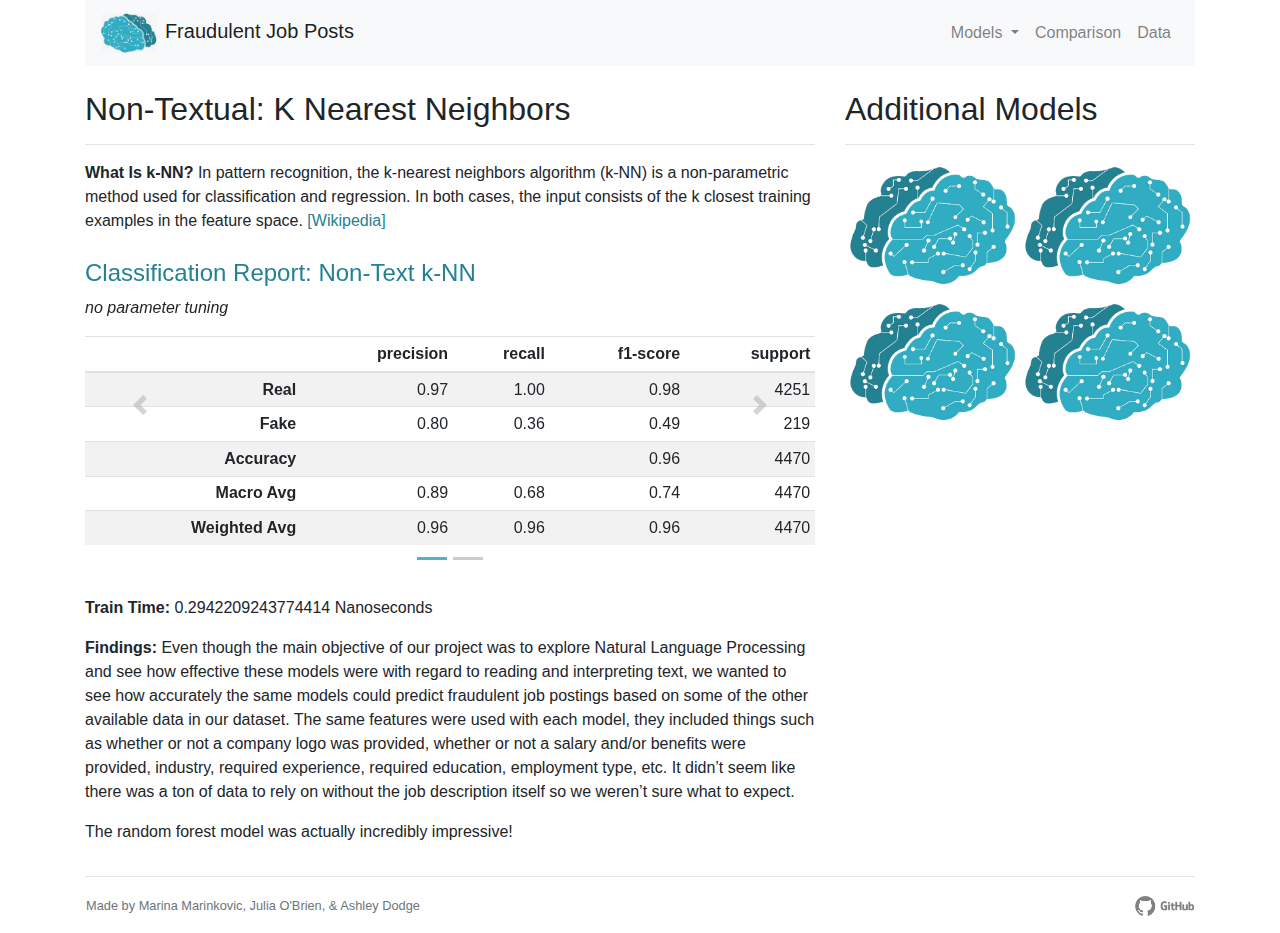
<file: ml_knn.html>
<!DOCTYPE html>
<html lang="en">

<head>
    <meta charset="UTF-8">
    <title>Fraudulent Job Posts</title>
    <link rel="stylesheet" href="https://stackpath.bootstrapcdn.com/bootstrap/4.3.1/css/bootstrap.min.css" integrity="sha384-ggOyR0iXCbMQv3Xipma34MD+dH/1fQ784/j6cY/iJTQUOhcWr7x9JvoRxT2MZw1T" crossorigin="anonymous">

    <script src="https://code.jquery.com/jquery-3.3.1.slim.min.js" integrity="sha384-q8i/X+965DzO0rT7abK41JStQIAqVgRVzpbzo5smXKp4YfRvH+8abtTE1Pi6jizo" crossorigin="anonymous"></script>
    <script src="https://cdnjs.cloudflare.com/ajax/libs/popper.js/1.14.7/umd/popper.min.js" integrity="sha384-UO2eT0CpHqdSJQ6hJty5KVphtPhzWj9WO1clHTMGa3JDZwrnQq4sF86dIHNDz0W1" crossorigin="anonymous"></script>
    <script src="https://stackpath.bootstrapcdn.com/bootstrap/4.3.1/js/bootstrap.min.js" integrity="sha384-JjSmVgyd0p3pXB1rRibZUAYoIIy6OrQ6VrjIEaFf/nJGzIxFDsf4x0xIM+B07jRM" crossorigin="anonymous"></script>

    <link rel="stylesheet" href="assets/css/style.css">
</head>

<body>
<!--NAVIGATION BAR-->
<div class="container head_foot">
    <div class="row">
     <div class="col-md-12">
         <nav class="navbar navbar-expand-lg navbar-light bg-light">
             <a class="navbar-brand" href="index.html" ><img src="assets/images/ml_brain_logo_smallR.png" height="40" class="mr-2">Fraudulent Job Posts</a>
             <button class="navbar-toggler" type="button" data-toggle="collapse" data-target="#navbarSupportedContent" aria-controls="navbarSupportedContent" aria-expanded="false" aria-label="Toggle navigation">
               <span class="navbar-toggler-icon"></span>
             </button>
           
             <div class="collapse navbar-collapse" id="navbarSupportedContent">
               <ul class="navbar-nav ml-auto">
                 <li class="nav-item dropdown">
                     <a class="nav-link dropdown-toggle" href="#" id="navbarDropdown" role="button" data-toggle="dropdown" aria-haspopup="true" aria-expanded="false">
                       Models
                     </a>

                     <div class="dropdown-menu" aria-labelledby="navbarDropdown">
                        <div class="font-weight-bold ml-2" style="color:#248192">NLP</div>
                         <a class="dropdown-item" href="nlp_knn.html">K Nearest Neighbors</a>
                         <a class="dropdown-item" href="nlp_svm.html">Support Vector Machine</a>
                         <a class="dropdown-item" href="nlp_deepLearning.html">Deep Learning</a>
                         <a class="dropdown-item" href="nlp_naiveBayes.html">Naive Bayes</a>
                         <a class="dropdown-item" href="nlp_randomForest.html">Random Forest</a>
   
                        <div class="dropdown-divider"></div>
   
                        <div class="font-weight-bold ml-2" style="color:#248192">Non-Textual ML</div>
                         <a class="dropdown-item" href="ml_knn.html">K Nearest Neighbors</a>
                         <a class="dropdown-item" href="ml_svm.html">Support Vector Machine</a>
                         <a class="dropdown-item" href="ml_randomForest.html">Random Forest</a>
                      </div>
                   </li>
                 <li class="nav-item">
                   <a class="nav-link" href="comp.html">Comparison</a>
                 </li>
                 <li class="nav-item">
                   <a class="nav-link" href="data.html">Data</a>
                 </li>
               </ul>
             </div>
           </nav>
     </div>
    </div>
  </div>

<!--MAIN SECTION-->
    <div class="container pt-4">
        <div class="row">  
      <!--LEFT MAIN SECTION-->
                <div class="col-md-8">
                    <h2>Non-Textual: K Nearest Neighbors</h2>
                    <hr>
                    
                    <p><strong>What Is k-NN?</strong> In pattern recognition, the k-nearest neighbors algorithm (k-NN) is a non-parametric method used for classification and regression. 
                      In both cases, the input consists of the k closest training examples in the feature space.
                      <a href="https://en.wikipedia.org/wiki/K-nearest_neighbors_algorithm" style="color:#248192">[Wikipedia]</a>
                    </p>

                    <!-- carousel -->
                    <div id="carouselExampleIndicators" class="carousel slide ml-knn" data-ride="carousel">
                      <ol class="carousel-indicators">
                        <li data-target="#carouselExampleIndicators" data-slide-to="0" class="active"></li>
                        <li data-target="#carouselExampleIndicators" data-slide-to="1"></li>
                      </ol>
                      <div class="carousel-inner">
                        <div class="carousel-item active">
                              <!-- nontext_knn_classreport.png -->
                              <div alt="nontext_knn_classreport.png">
                                <h4>Classification Report: Non-Text k-NN</h4>
                                <p class="font-italic">no parameter tuning</p>
                                <div class="table-responsive">
                                    <table class="table table-striped table-sm">
                                      <thead class="themed-dark">
                                              <tr>
                                                <th></th>
                                                <th>precision</th>
                                                <th>recall</th>
                                                <th>f1-score</th>
                                                <th>support</th>
                                              </tr>
                                      </thead>
                                      <tbody>
                                        <tr>
                                              <td><strong>Real</strong></td>
                                              <td>0.97</td>
                                              <td>1.00</td>
                                              <td>0.98</td>
                                              <td>4251</td>
                                          </tr>
                                          <tr>
                                            <td><strong>Fake</strong></td>
                                            <td>0.80</td>
                                            <td>0.36</td>
                                            <td>0.49</td>
                                            <td>219</td>
                                          </tr>
                                          
                                          <tr>
                                            <td><strong>Accuracy</strong></td>
                                            <td></td>
                                            <td></td>
                                            <td>0.96</td>
                                            <td>4470</td>
                                          </tr>
                                          <tr>
                                            <td><strong>Macro Avg</strong></td>
                                            <td>0.89</td>
                                            <td>0.68</td>
                                            <td>0.74</td>
                                            <td>4470</td>
                                          </tr>
                                          <tr>
                                            <td><strong>Weighted Avg</strong></td>
                                            <td>0.96</td>
                                            <td>0.96</td>
                                            <td>0.96</td>
                                            <td>4470</td>
                                          </tr>
                                      </tbody>
                                    </table>
                                </div>
                                </div>
                        </div>
                        <div class="carousel-item">
                              <!-- nontext_knn2_classreport.png -->
                              <div alt="nontext_knn2_classreport.png">
                                <h4>Classification Report: Non-Text k-NN</h4>
                                <p class="font-italic">with parameter tuning</p>
                                <div class="table-responsive">
                                    <table class="table table-striped table-sm">
                                      <thead class="themed-dark">
                                              <tr>
                                                <th></th>
                                                <th>precision</th>
                                                <th>recall</th>
                                                <th>f1-score</th>
                                                <th>support</th>
                                              </tr>
                                      </thead>
                                      <tbody>
                                        <tr>
                                              <td><strong>Real</strong></td>
                                              <td>0.97</td>
                                              <td>1.00</td>
                                              <td>0.98</td>
                                              <td>4251</td>
                                          </tr>
                                          <tr>
                                            <td><strong>Fake</strong></td>
                                            <td>0.85</td>
                                            <td>0.48</td>
                                            <td>0.62</td>
                                            <td>219</td>
                                          </tr>
                                          
                                          <tr>
                                            <td><strong>Accuracy</strong></td>
                                            <td></td>
                                            <td></td>
                                            <td>0.97</td>
                                            <td>4470</td>
                                          </tr>
                                          <tr>
                                            <td><strong>Macro Avg</strong></td>
                                            <td>0.91</td>
                                            <td>0.74</td>
                                            <td>0.80</td>
                                            <td>4470</td>
                                          </tr>
                                          <tr>
                                            <td><strong>Weighted Avg</strong></td>
                                            <td>0.97</td>
                                            <td>0.97</td>
                                            <td>0.97</td>
                                            <td>4470</td>
                                          </tr>
                                      </tbody>
                                    </table>
                                </div>
                                </div>
                        </div>
                      </div>
                      <a class="carousel-control-prev" href="#carouselExampleIndicators" role="button" data-slide="prev">
                        <span class="carousel-control-prev-icon" aria-hidden="true"></span>
                        <span class="sr-only">Previous</span>
                      </a>
                      <a class="carousel-control-next" href="#carouselExampleIndicators" role="button" data-slide="next">
                        <span class="carousel-control-next-icon" aria-hidden="true"></span>
                        <span class="sr-only">Next</span>
                      </a>
                    </div>
                  

                    <p><strong>Train Time:</strong> 0.2942209243774414 Nanoseconds</p>

                    <p><strong>Findings:</strong> Even though the main objective of our project was to explore Natural 
                      Language Processing and see how effective these models were with regard to reading and interpreting text, 
                      we wanted to see how accurately the same models could predict fraudulent job postings based on some of the 
                      other available data in our dataset. The same features were used with each model, they included things such 
                      as whether or not a company logo was provided, whether or not a salary and/or benefits were provided, industry, 
                      required experience, required education, employment type, etc. It didn’t seem like there was a ton of data to rely 
                      on without the job description itself so we weren’t sure what to expect. 
                    </p>
                    <blockquote>
                      The random forest model was actually incredibly impressive! 
                    
                    </blockquote>
          
                    
                </div>
        
    <!--RIGHT MAIN SECTION-->
                <div class="col-md-4"> 
                    <h2>Additional Models</h2>
                    <hr>
                <!--Model 1-->
                <a href="##">
                    <img src="assets/images/ml_brain.png"
                        alt="##" Title= "##" height="175" width="175" class="figure-img img-fluid p-1 float-left"/>      
                </a>

                <!--Model 2-->
                    <a href="##">
                        <img src="assets/images/ml_brain.png"
                            alt="##" Title= "##" height="175" width="175" class="figure-img img-fluid p-1 float-left"/>      
                    </a>
                
                <!--Model 3-->
                <a href="##">
                    <img src="assets/images/ml_brain.png"
                        alt="##" Title= "##" height="175" width="175" class="figure-img img-fluid p-1 float-left"/>      
                </a>

                <!--Model 4-->
                <a href="##">
                    <img src="assets/images/ml_brain.png"
                        alt="##" Title= "##" height="175" width="175" class="figure-img img-fluid p-1 float-left"/>      
                </a>
 
                </div>

        </div>
    </div>


<!--FOOTER-->
<div class = "footer">    
  <div class="container">
      <div class="row">
          <div class="col-md-12">
              <hr>
              <div class="row">

                  <p class="text-muted pl-3"><small>Made by 
                    <a href="https://www.linkedin.com/in/marinamarinkovic/" style="color:#6d757d">Marina Marinkovic</a>, 
                    <a href="https://www.linkedin.com/in/jobrien1726/" style="color:#6d757d">Julia O'Brien</a>, & 
                      <a href="https://www.linkedin.com/in/ashleydodge88/" style="color:#6d757d">Ashley Dodge</a>
                    </small></p>

                  <a href="https://github.com/MPdeM/Final_Project" class="ml-auto pr-3">
                  <img src="assets/images/github_logo.png"
                  alt="Github Icon" Title= "Github Project Repository" height="20"/> 
                  </a>  

              </div>
          </div>
      </div>
  </div>
</div>



</body>
</html>
</file>
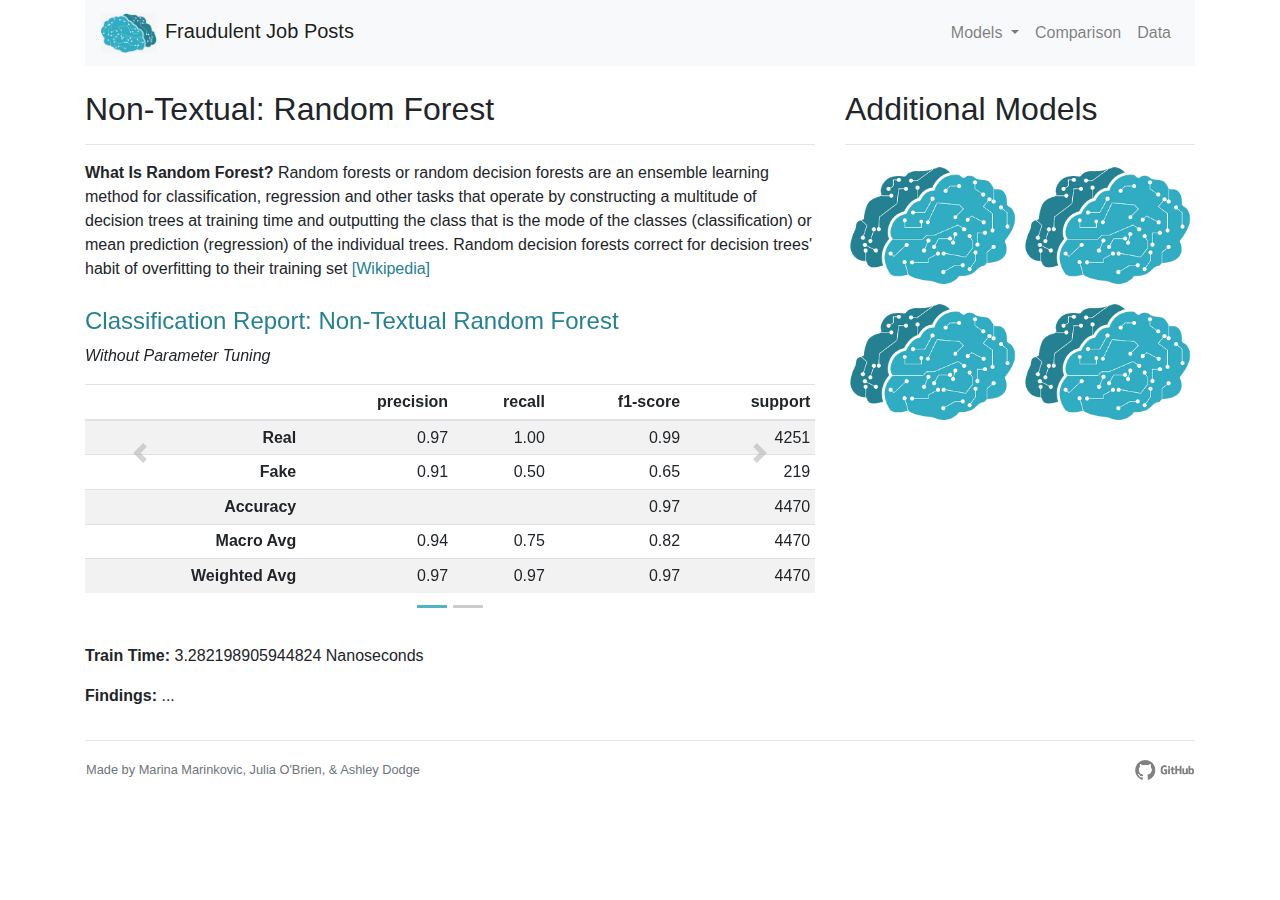
<file: ml_randomForest.html>
<!DOCTYPE html>
<html lang="en">

<head>
    <meta charset="UTF-8">
    <title>Fraudulent Job Posts</title>
    <link rel="stylesheet" href="https://stackpath.bootstrapcdn.com/bootstrap/4.3.1/css/bootstrap.min.css" integrity="sha384-ggOyR0iXCbMQv3Xipma34MD+dH/1fQ784/j6cY/iJTQUOhcWr7x9JvoRxT2MZw1T" crossorigin="anonymous">

    <script src="https://code.jquery.com/jquery-3.3.1.slim.min.js" integrity="sha384-q8i/X+965DzO0rT7abK41JStQIAqVgRVzpbzo5smXKp4YfRvH+8abtTE1Pi6jizo" crossorigin="anonymous"></script>
    <script src="https://cdnjs.cloudflare.com/ajax/libs/popper.js/1.14.7/umd/popper.min.js" integrity="sha384-UO2eT0CpHqdSJQ6hJty5KVphtPhzWj9WO1clHTMGa3JDZwrnQq4sF86dIHNDz0W1" crossorigin="anonymous"></script>
    <script src="https://stackpath.bootstrapcdn.com/bootstrap/4.3.1/js/bootstrap.min.js" integrity="sha384-JjSmVgyd0p3pXB1rRibZUAYoIIy6OrQ6VrjIEaFf/nJGzIxFDsf4x0xIM+B07jRM" crossorigin="anonymous"></script>

    <link rel="stylesheet" href="assets/css/style.css">
</head>

<body>
<!--NAVIGATION BAR-->
<div class="container head_foot">
    <div class="row">
     <div class="col-md-12">
         <nav class="navbar navbar-expand-lg navbar-light bg-light">
             <a class="navbar-brand" href="index.html" ><img src="assets/images/ml_brain_logo_smallR.png" height="40" class="mr-2">Fraudulent Job Posts</a>
             <button class="navbar-toggler" type="button" data-toggle="collapse" data-target="#navbarSupportedContent" aria-controls="navbarSupportedContent" aria-expanded="false" aria-label="Toggle navigation">
               <span class="navbar-toggler-icon"></span>
             </button>
           
             <div class="collapse navbar-collapse" id="navbarSupportedContent">
               <ul class="navbar-nav ml-auto">
                 <li class="nav-item dropdown">
                     <a class="nav-link dropdown-toggle" href="#" id="navbarDropdown" role="button" data-toggle="dropdown" aria-haspopup="true" aria-expanded="false">
                       Models
                     </a>

                     <div class="dropdown-menu" aria-labelledby="navbarDropdown">
                        <div class="font-weight-bold ml-2" style="color:#248192">NLP</div>
                         <a class="dropdown-item" href="nlp_knn.html">K Nearest Neighbors</a>
                         <a class="dropdown-item" href="nlp_svm.html">Support Vector Machine</a>
                         <a class="dropdown-item" href="nlp_deepLearning.html">Deep Learning</a>
                         <a class="dropdown-item" href="nlp_naiveBayes.html">Naive Bayes</a>
                         <a class="dropdown-item" href="nlp_randomForest.html">Random Forest</a>
   
                        <div class="dropdown-divider"></div>
   
                        <div class="font-weight-bold ml-2" style="color:#248192">Non-Textual ML</div>
                         <a class="dropdown-item" href="ml_knn.html">K Nearest Neighbors</a>
                         <a class="dropdown-item" href="ml_svm.html">Support Vector Machine</a>
                         <a class="dropdown-item" href="ml_randomForest.html">Random Forest</a>
                      </div>

                   </li>
                 <li class="nav-item">
                   <a class="nav-link" href="comp.html">Comparison</a>
                 </li>
                 <li class="nav-item">
                   <a class="nav-link" href="data.html">Data</a>
                 </li>
               </ul>
             </div>
           </nav>
     </div>
    </div>
  </div>

<!--MAIN SECTION-->
    <div class="container pt-4">
        <div class="row">  
      <!--LEFT MAIN SECTION-->
                <div class="col-md-8">
                    <h2>Non-Textual: Random Forest</h2>
                    <hr>

                    <p><strong>What Is Random Forest?</strong> Random forests or random decision forests are an ensemble learning method for 
                      classification, regression and other tasks that operate by constructing a multitude of decision trees at training time 
                      and outputting the class that is the mode of the classes (classification) or mean prediction (regression) of the individual trees.
                      Random decision forests correct for decision trees' habit of overfitting to their training set
                      <a href="https://en.wikipedia.org/wiki/Random_forest" style="color:#248192">[Wikipedia]</a>
                    </p>

                  
          <!-- carousel -->
          <div id="carouselExampleIndicators" class="carousel slide ml-rf" data-ride="carousel">
            <ol class="carousel-indicators">
              <li data-target="#carouselExampleIndicators" data-slide-to="0" class="active"></li>
              <li data-target="#carouselExampleIndicators" data-slide-to="1"></li>
            </ol>
            <div class="carousel-inner">
              <div class="carousel-item active">
               <!-- nontext_rf_classreport.png -->
                <div alt="nontext_rf_classreport.png">
                  <h4>Classification Report: Non-Textual Random Forest</h4>
                  <p class="font-italic">Without Parameter Tuning</p>
                  <div class="table-responsive">
                      <table class="table table-striped table-sm">
                        <thead class="themed-dark">
                                <tr>
                                  <th></th>
                                  <th>precision</th>
                                  <th>recall</th>
                                  <th>f1-score</th>
                                  <th>support</th>
                                </tr>
                        </thead>
                        <tbody>
                          <tr>
                                <td><strong>Real</strong></td>
                                <td>0.97</td>
                                <td>1.00</td>
                                <td>0.99</td>
                                <td>4251</td>
                            </tr>
                            <tr>
                              <td><strong>Fake</strong></td>
                              <td>0.91</td>
                              <td>0.50</td>
                              <td>0.65</td>
                              <td>219</td>
                            </tr>
                            
                            <tr>
                              <td><strong>Accuracy</strong></td>
                              <td></td>
                              <td></td>
                              <td>0.97</td>
                              <td>4470</td>
                            </tr>
                            <tr>
                              <td><strong>Macro Avg</strong></td>
                              <td>0.94</td>
                              <td>0.75</td>
                              <td>0.82</td>
                              <td>4470</td>
                            </tr>
                            <tr>
                              <td><strong>Weighted Avg</strong></td>
                              <td>0.97</td>
                              <td>0.97</td>
                              <td>0.97</td>
                              <td>4470</td>
                            </tr>
                        </tbody>
                      </table>
                  </div>
                  </div>
              </div>
              <div class="carousel-item">
                <!-- nontext_rf2_classreport.png -->
                <div alt="nontext_rf2_classreport.png">
                  <h4>Classification Report: Non-Textual Random Forest</h4>
                  <p class="font-italic">With Parameter Tuning</p>
                  <div class="table-responsive">
                      <table class="table table-striped table-sm">
                        <thead class="themed-dark">
                                <tr>
                                  <th></th>
                                  <th>precision</th>
                                  <th>recall</th>
                                  <th>f1-score</th>
                                  <th>support</th>
                                </tr>
                        </thead>
                        <tbody>
                          <tr>
                                <td><strong>Real</strong></td>
                                <td>0.95</td>
                                <td>1.00</td>
                                <td>0.98</td>
                                <td>4251</td>
                            </tr>
                            <tr>
                              <td><strong>Fake</strong></td>
                              <td>1.00</td>
                              <td>0.03</td>
                              <td>0.06</td>
                              <td>219</td>
                            </tr>
                            
                            <tr>
                              <td><strong>Accuracy</strong></td>
                              <td></td>
                              <td></td>
                              <td>0.95</td>
                              <td>4470</td>
                            </tr>
                            <tr>
                              <td><strong>Macro Avg</strong></td>
                              <td>0.98</td>
                              <td>0.52</td>
                              <td>0.52</td>
                              <td>4470</td>
                            </tr>
                            <tr>
                              <td><strong>Weighted Avg</strong></td>
                              <td>0.95</td>
                              <td>0.95</td>
                              <td>0.93</td>
                              <td>4470</td>
                            </tr>
                        </tbody>
                      </table>
                  </div>
                  </div>
              </div>
            </div>
            <a class="carousel-control-prev" href="#carouselExampleIndicators" role="button" data-slide="prev">
              <span class="carousel-control-prev-icon" aria-hidden="true"></span>
              <span class="sr-only">Previous</span>
            </a>
            <a class="carousel-control-next" href="#carouselExampleIndicators" role="button" data-slide="next">
              <span class="carousel-control-next-icon" aria-hidden="true"></span>
              <span class="sr-only">Next</span>
            </a>
          </div>
                    

                    <p><strong>Train Time:</strong> 3.282198905944824 Nanoseconds</p>

                    <p><strong>Findings:</strong> ...
                    </p>
                    
          
                    
                </div>
        
    <!--RIGHT MAIN SECTION-->
                <div class="col-md-4"> 
                    <h2>Additional Models</h2>
                    <hr>
                <!--Model 1-->
                <a href="##">
                    <img src="assets/images/ml_brain.png"
                        alt="##" Title= "##" height="175" width="175" class="figure-img img-fluid p-1 float-left"/>      
                </a>

                <!--Model 2-->
                    <a href="##">
                        <img src="assets/images/ml_brain.png"
                            alt="##" Title= "##" height="175" width="175" class="figure-img img-fluid p-1 float-left"/>      
                    </a>
                
                <!--Model 3-->
                <a href="##">
                    <img src="assets/images/ml_brain.png"
                        alt="##" Title= "##" height="175" width="175" class="figure-img img-fluid p-1 float-left"/>      
                </a>

                <!--Model 4-->
                <a href="##">
                    <img src="assets/images/ml_brain.png"
                        alt="##" Title= "##" height="175" width="175" class="figure-img img-fluid p-1 float-left"/>      
                </a>
 
                </div>

        </div>
    </div>


<!--FOOTER-->
<div class = "footer">    
  <div class="container">
      <div class="row">
          <div class="col-md-12">
              <hr>
              <div class="row">

                  <p class="text-muted pl-3"><small>Made by 
                    <a href="https://www.linkedin.com/in/marinamarinkovic/" style="color:#6d757d">Marina Marinkovic</a>, 
                    <a href="https://www.linkedin.com/in/jobrien1726/" style="color:#6d757d">Julia O'Brien</a>, & 
                      <a href="https://www.linkedin.com/in/ashleydodge88/" style="color:#6d757d">Ashley Dodge</a>
                    </small></p>

                  <a href="https://github.com/MPdeM/Final_Project" class="ml-auto pr-3">
                  <img src="assets/images/github_logo.png"
                  alt="Github Icon" Title= "Github Project Repository" height="20"/> 
                  </a>  

              </div>
          </div>
      </div>
  </div>
</div>



</body>
</html>
</file>
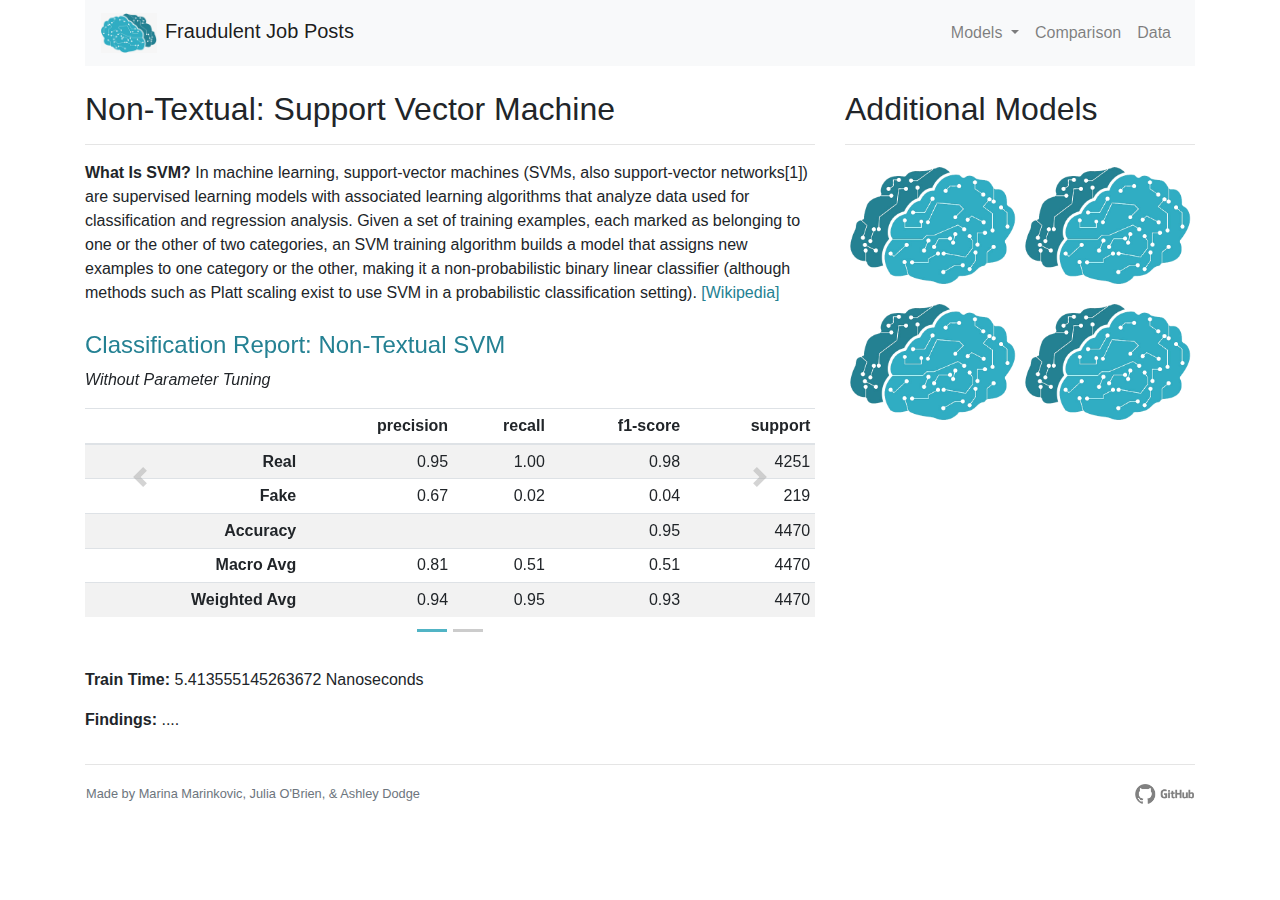
<file: ml_svm.html>
<!DOCTYPE html>
<html lang="en">

<head>
    <meta charset="UTF-8">
    <title>Fraudulent Job Posts</title>
    <link rel="stylesheet" href="https://stackpath.bootstrapcdn.com/bootstrap/4.3.1/css/bootstrap.min.css" integrity="sha384-ggOyR0iXCbMQv3Xipma34MD+dH/1fQ784/j6cY/iJTQUOhcWr7x9JvoRxT2MZw1T" crossorigin="anonymous">

    <script src="https://code.jquery.com/jquery-3.3.1.slim.min.js" integrity="sha384-q8i/X+965DzO0rT7abK41JStQIAqVgRVzpbzo5smXKp4YfRvH+8abtTE1Pi6jizo" crossorigin="anonymous"></script>
    <script src="https://cdnjs.cloudflare.com/ajax/libs/popper.js/1.14.7/umd/popper.min.js" integrity="sha384-UO2eT0CpHqdSJQ6hJty5KVphtPhzWj9WO1clHTMGa3JDZwrnQq4sF86dIHNDz0W1" crossorigin="anonymous"></script>
    <script src="https://stackpath.bootstrapcdn.com/bootstrap/4.3.1/js/bootstrap.min.js" integrity="sha384-JjSmVgyd0p3pXB1rRibZUAYoIIy6OrQ6VrjIEaFf/nJGzIxFDsf4x0xIM+B07jRM" crossorigin="anonymous"></script>

    <link rel="stylesheet" href="assets/css/style.css">
</head>

<body>
<!--NAVIGATION BAR-->
<div class="container head_foot">
    <div class="row">
     <div class="col-md-12">
         <nav class="navbar navbar-expand-lg navbar-light bg-light">
             <a class="navbar-brand" href="index.html" ><img src="assets/images/ml_brain_logo_smallR.png" height="40" class="mr-2">Fraudulent Job Posts</a>
             <button class="navbar-toggler" type="button" data-toggle="collapse" data-target="#navbarSupportedContent" aria-controls="navbarSupportedContent" aria-expanded="false" aria-label="Toggle navigation">
               <span class="navbar-toggler-icon"></span>
             </button>
           
             <div class="collapse navbar-collapse" id="navbarSupportedContent">
               <ul class="navbar-nav ml-auto">
                 <li class="nav-item dropdown">
                     <a class="nav-link dropdown-toggle" href="#" id="navbarDropdown" role="button" data-toggle="dropdown" aria-haspopup="true" aria-expanded="false">
                       Models
                     </a>

                     <div class="dropdown-menu" aria-labelledby="navbarDropdown">
                        <div class="font-weight-bold ml-2" style="color:#248192">NLP</div>
                         <a class="dropdown-item" href="nlp_knn.html">K Nearest Neighbors</a>
                         <a class="dropdown-item" href="nlp_svm.html">Support Vector Machine</a>
                         <a class="dropdown-item" href="nlp_deepLearning.html">Deep Learning</a>
                         <a class="dropdown-item" href="nlp_naiveBayes.html">Naive Bayes</a>
                         <a class="dropdown-item" href="nlp_randomForest.html">Random Forest</a>
   
                        <div class="dropdown-divider"></div>
   
                        <div class="font-weight-bold ml-2" style="color:#248192">Non-Textual ML</div>
                         <a class="dropdown-item" href="ml_knn.html">K Nearest Neighbors</a>
                         <a class="dropdown-item" href="ml_svm.html">Support Vector Machine</a>
                         <a class="dropdown-item" href="ml_randomForest.html">Random Forest</a>
                      </div>

                   </li>
                 <li class="nav-item">
                   <a class="nav-link" href="comp.html">Comparison</a>
                 </li>
                 <li class="nav-item">
                   <a class="nav-link" href="data.html">Data</a>
                 </li>
               </ul>
             </div>
           </nav>
     </div>
    </div>
  </div>

<!--MAIN SECTION-->
    <div class="container pt-4">
        <div class="row">  
      <!--LEFT MAIN SECTION-->
                <div class="col-md-8">
                    <h2>Non-Textual: Support Vector Machine</h2>
                    <hr>

                    <p><strong>What Is SVM?</strong> In machine learning, support-vector machines (SVMs, also support-vector networks[1]) are 
                      supervised learning models with associated learning algorithms that analyze data used for classification and regression 
                      analysis. Given a set of training examples, each marked as belonging to one or the other of two categories, an SVM training 
                      algorithm builds a model that assigns new examples to one category or the other, making it a non-probabilistic binary linear 
                      classifier (although methods such as Platt scaling exist to use SVM in a probabilistic classification setting).
                    <a href="https://en.wikipedia.org/wiki/Support-vector_machine" style="color:#248192">[Wikipedia]</a>
                    </p>


          <!-- carousel -->
          <div id="carouselExampleIndicators" class="carousel slide ml-svm" data-ride="carousel">
            <ol class="carousel-indicators">
              <li data-target="#carouselExampleIndicators" data-slide-to="0" class="active"></li>
              <li data-target="#carouselExampleIndicators" data-slide-to="1"></li>
            </ol>
            <div class="carousel-inner">
              <div class="carousel-item active">
                <!-- nontext_svm_classreport.png -->
                <div alt="nontext_svm_classreport.png">
                  <h4>Classification Report: Non-Textual SVM</h4>
                  <p class="font-italic">Without Parameter Tuning</p>
                  <div class="table-responsive">
                      <table class="table table-striped table-sm">
                        <thead class="themed-dark">
                                <tr>
                                  <th></th>
                                  <th>precision</th>
                                  <th>recall</th>
                                  <th>f1-score</th>
                                  <th>support</th>
                                </tr>
                        </thead>
                        <tbody>
                          <tr>
                                <td><strong>Real</strong></td>
                                <td>0.95</td>
                                <td>1.00</td>
                                <td>0.98</td>
                                <td>4251</td>
                            </tr>
                            <tr>
                              <td><strong>Fake</strong></td>
                              <td>0.67</td>
                              <td>0.02</td>
                              <td>0.04</td>
                              <td>219</td>
                            </tr>
                            
                            <tr>
                              <td><strong>Accuracy</strong></td>
                              <td></td>
                              <td></td>
                              <td>0.95</td>
                              <td>4470</td>
                            </tr>
                            <tr>
                              <td><strong>Macro Avg</strong></td>
                              <td>0.81</td>
                              <td>0.51</td>
                              <td>0.51</td>
                              <td>4470</td>
                            </tr>
                            <tr>
                              <td><strong>Weighted Avg</strong></td>
                              <td>0.94</td>
                              <td>0.95</td>
                              <td>0.93</td>
                              <td>4470</td>
                            </tr>
                        </tbody>
                      </table>
                  </div>
                  </div>
              </div>
              <div class="carousel-item">
                <!-- nontext_svm2_classreport.png -->
                <div alt="ontext_svm2_classreport.png">
                  <h4>Classification Report: Non-Textual SVM</h4>
                  <p class="font-italic">With Parameter Tuning</p>
                  <div class="table-responsive">
                      <table class="table table-striped table-sm">
                        <thead class="themed-dark">
                                <tr>
                                  <th></th>
                                  <th>precision</th>
                                  <th>recall</th>
                                  <th>f1-score</th>
                                  <th>support</th>
                                </tr>
                        </thead>
                        <tbody>
                          <tr>
                                <td><strong>Real</strong></td>
                                <td>0.97</td>
                                <td>1.00</td>
                                <td>0.98</td>
                                <td>4251</td>
                            </tr>
                            <tr>
                              <td><strong>Fake</strong></td>
                              <td>0.84</td>
                              <td>0.45</td>
                              <td>0.59</td>
                              <td>219</td>
                            </tr>
                            
                            <tr>
                              <td><strong>Accuracy</strong></td>
                              <td></td>
                              <td></td>
                              <td>0.97</td>
                              <td>4470</td>
                            </tr>
                            <tr>
                              <td><strong>Macro Avg</strong></td>
                              <td>0.91</td>
                              <td>0.72</td>
                              <td>0.78</td>
                              <td>4470</td>
                            </tr>
                            <tr>
                              <td><strong>Weighted Avg</strong></td>
                              <td>0.97</td>
                              <td>0.97</td>
                              <td>0.96</td>
                              <td>4470</td>
                            </tr>
                        </tbody>
                      </table>
                  </div>
                  </div>
              </div>
            </div>
            <a class="carousel-control-prev" href="#carouselExampleIndicators" role="button" data-slide="prev">
              <span class="carousel-control-prev-icon" aria-hidden="true"></span>
              <span class="sr-only">Previous</span>
            </a>
            <a class="carousel-control-next" href="#carouselExampleIndicators" role="button" data-slide="next">
              <span class="carousel-control-next-icon" aria-hidden="true"></span>
              <span class="sr-only">Next</span>
            </a>
          </div>
                   

                    <p><strong>Train Time:</strong> 5.413555145263672 Nanoseconds</p>

                    <p><strong>Findings:</strong> ....
                    </p>
                    
                </div>
        
    <!--RIGHT MAIN SECTION-->
                <div class="col-md-4"> 
                    <h2>Additional Models</h2>
                    <hr>
                <!--Model 1-->
                <a href="##">
                    <img src="assets/images/ml_brain.png"
                        alt="##" Title= "##" height="175" width="175" class="figure-img img-fluid p-1 float-left"/>      
                </a>

                <!--Model 2-->
                    <a href="##">
                        <img src="assets/images/ml_brain.png"
                            alt="##" Title= "##" height="175" width="175" class="figure-img img-fluid p-1 float-left"/>      
                    </a>
                
                <!--Model 3-->
                <a href="##">
                    <img src="assets/images/ml_brain.png"
                        alt="##" Title= "##" height="175" width="175" class="figure-img img-fluid p-1 float-left"/>      
                </a>

                <!--Model 4-->
                <a href="##">
                    <img src="assets/images/ml_brain.png"
                        alt="##" Title= "##" height="175" width="175" class="figure-img img-fluid p-1 float-left"/>      
                </a>
 
                </div>

        </div>
    </div>


<!--FOOTER-->
<div class = "footer">    
  <div class="container">
      <div class="row">
          <div class="col-md-12">
              <hr>
              <div class="row">

                  <p class="text-muted pl-3"><small>Made by 
                    <a href="https://www.linkedin.com/in/marinamarinkovic/" style="color:#6d757d">Marina Marinkovic</a>, 
                    <a href="https://www.linkedin.com/in/jobrien1726/" style="color:#6d757d">Julia O'Brien</a>, & 
                      <a href="https://www.linkedin.com/in/ashleydodge88/" style="color:#6d757d">Ashley Dodge</a>
                    </small></p>

                  <a href="https://github.com/MPdeM/Final_Project" class="ml-auto pr-3">
                  <img src="assets/images/github_logo.png"
                  alt="Github Icon" Title= "Github Project Repository" height="20"/> 
                  </a>  

              </div>
          </div>
      </div>
  </div>
</div>



</body>
</html>
</file>
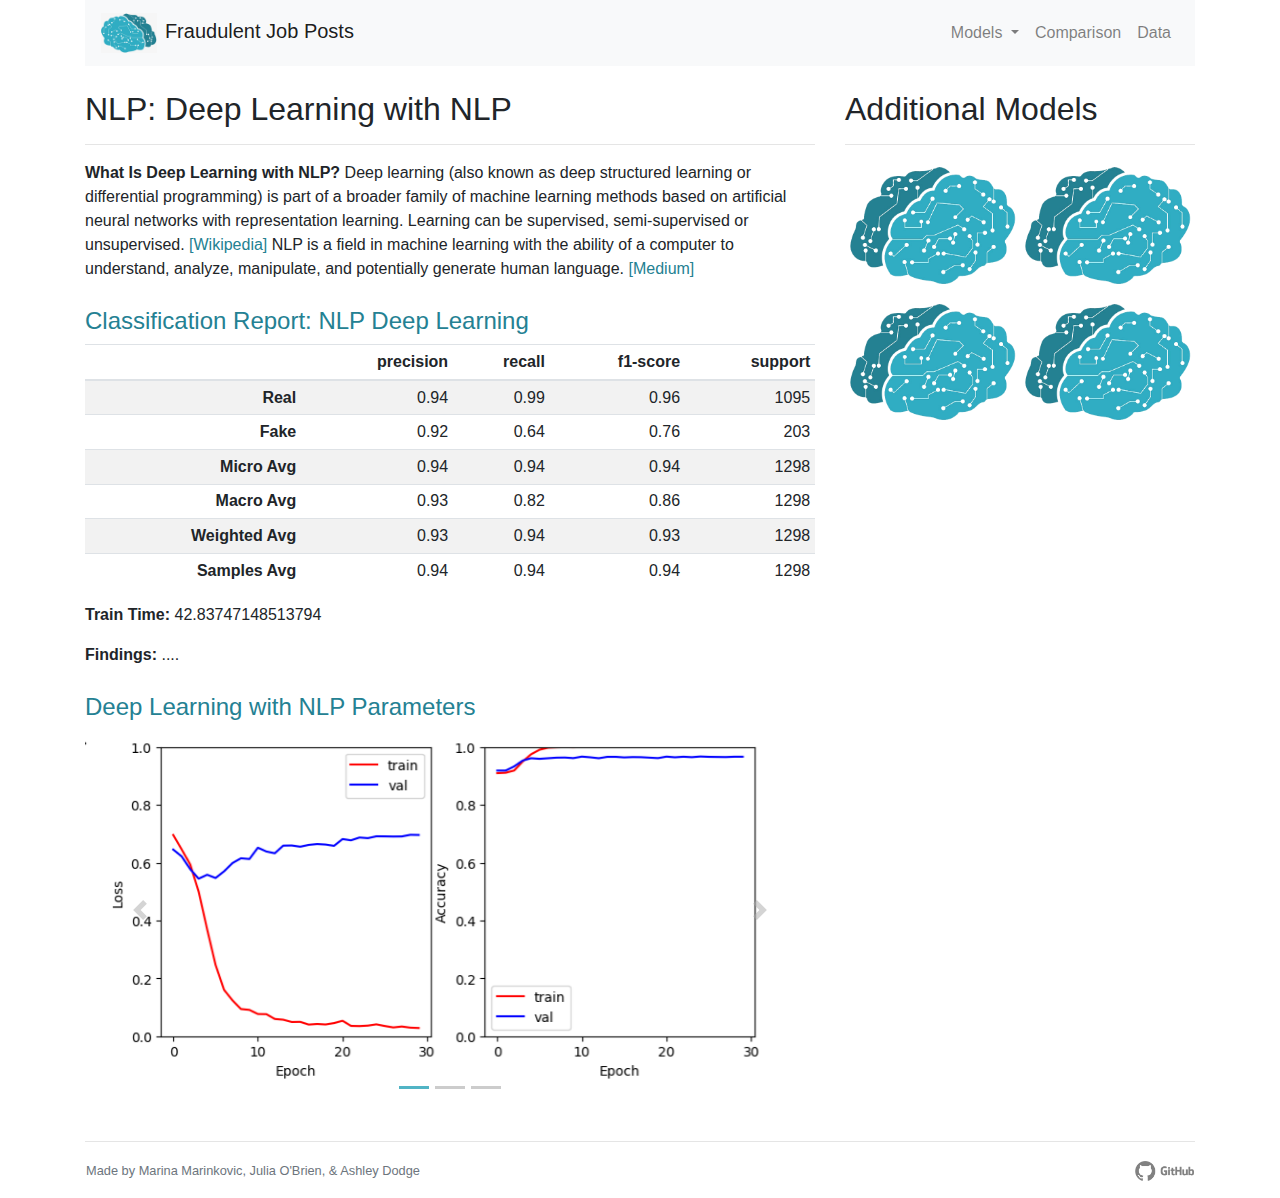
<file: nlp_deepLearning.html>
<!DOCTYPE html>
<html lang="en">

<head>
    <meta charset="UTF-8">
    <title>Fraudulent Job Posts</title>
    <link rel="stylesheet" href="https://stackpath.bootstrapcdn.com/bootstrap/4.3.1/css/bootstrap.min.css" integrity="sha384-ggOyR0iXCbMQv3Xipma34MD+dH/1fQ784/j6cY/iJTQUOhcWr7x9JvoRxT2MZw1T" crossorigin="anonymous">

    <script src="https://code.jquery.com/jquery-3.3.1.slim.min.js" integrity="sha384-q8i/X+965DzO0rT7abK41JStQIAqVgRVzpbzo5smXKp4YfRvH+8abtTE1Pi6jizo" crossorigin="anonymous"></script>
    <script src="https://cdnjs.cloudflare.com/ajax/libs/popper.js/1.14.7/umd/popper.min.js" integrity="sha384-UO2eT0CpHqdSJQ6hJty5KVphtPhzWj9WO1clHTMGa3JDZwrnQq4sF86dIHNDz0W1" crossorigin="anonymous"></script>
    <script src="https://stackpath.bootstrapcdn.com/bootstrap/4.3.1/js/bootstrap.min.js" integrity="sha384-JjSmVgyd0p3pXB1rRibZUAYoIIy6OrQ6VrjIEaFf/nJGzIxFDsf4x0xIM+B07jRM" crossorigin="anonymous"></script>

    <link rel="stylesheet" href="assets/css/style.css">
</head>

<body>
<!--NAVIGATION BAR-->
<div class="container head_foot">
    <div class="row">
     <div class="col-md-12">
         <nav class="navbar navbar-expand-lg navbar-light bg-light">
             <a class="navbar-brand" href="index.html" ><img src="assets/images/ml_brain_logo_smallR.png" height="40" class="mr-2">Fraudulent Job Posts</a>
             <button class="navbar-toggler" type="button" data-toggle="collapse" data-target="#navbarSupportedContent" aria-controls="navbarSupportedContent" aria-expanded="false" aria-label="Toggle navigation">
               <span class="navbar-toggler-icon"></span>
             </button>
           
             <div class="collapse navbar-collapse" id="navbarSupportedContent">
               <ul class="navbar-nav ml-auto">
                 <li class="nav-item dropdown">
                     <a class="nav-link dropdown-toggle" href="#" id="navbarDropdown" role="button" data-toggle="dropdown" aria-haspopup="true" aria-expanded="false">
                       Models
                     </a>

                     <div class="dropdown-menu" aria-labelledby="navbarDropdown">
                      <div class="font-weight-bold ml-2" style="color:#248192">NLP</div>
                       <a class="dropdown-item" href="nlp_knn.html">K Nearest Neighbors</a>
                       <a class="dropdown-item" href="nlp_svm.html">Support Vector Machine</a>
                       <a class="dropdown-item" href="nlp_deepLearning.html">Deep Learning</a>
                       <a class="dropdown-item" href="nlp_naiveBayes.html">Naive Bayes</a>
                       <a class="dropdown-item" href="nlp_randomForest.html">Random Forest</a>
 
                      <div class="dropdown-divider"></div>
 
                      <div class="font-weight-bold ml-2" style="color:#248192">Non-Textual ML</div>
                       <a class="dropdown-item" href="ml_knn.html">K Nearest Neighbors</a>
                       <a class="dropdown-item" href="ml_svm.html">Support Vector Machine</a>
                       <a class="dropdown-item" href="ml_randomForest.html">Random Forest</a>
                    </div>

                   </li>
                 <li class="nav-item">
                   <a class="nav-link" href="comp.html">Comparison</a>
                 </li>
                 <li class="nav-item">
                   <a class="nav-link" href="data.html">Data</a>
                 </li>
               </ul>
             </div>
           </nav>
     </div>
    </div>
  </div>

<!--MAIN SECTION-->
    <div class="container pt-4">
        <div class="row">  
      <!--LEFT MAIN SECTION-->
                <div class="col-md-8">
                    <h2>NLP: Deep Learning with NLP</h2>
                    <hr>

                    <p><strong>What Is Deep Learning with NLP?</strong> Deep learning (also known as deep structured learning or differential programming) 
                      is part of a broader family of machine learning methods based on artificial neural networks with representation learning. Learning 
                      can be supervised, semi-supervised or unsupervised. <a href="https://en.wikipedia.org/wiki/Deep_learning" style="color:#248192">[Wikipedia]</a> 
                      NLP is a field in machine learning with the ability 
                      of a computer to understand, analyze, manipulate, and potentially generate human language.
                      <a href="https://towardsdatascience.com/natural-language-processing-nlp-for-machine-learning-d44498845d5b" style="color:#248192">[Medium]</a>
                    </p>

                    <!-- DLclassReport.PNG -->
                    <div alt="DLclassReport.PNG">
                      <h4>Classification Report: NLP Deep Learning</h4>
                      <div class="table-responsive">
                          <table class="table table-striped table-sm">
                            <thead class="themed-dark">
                                    <tr>
                                      <th></th>
                                      <th>precision</th>
                                      <th>recall</th>
                                      <th>f1-score</th>
                                      <th>support</th>
                                    </tr>
                            </thead>
                            <tbody>
                              <tr>
                                    <td><strong>Real</strong></td>
                                    <td>0.94</td>
                                    <td>0.99</td>
                                    <td>0.96</td>
                                    <td>1095</td>
                                </tr>
                                <tr>
                                  <td><strong>Fake</strong></td>
                                  <td>0.92</td>
                                  <td>0.64</td>
                                  <td>0.76</td>
                                  <td>203</td>
                                </tr>
                                
                                <tr>
                                  <td><strong>Micro Avg</strong></td>
                                  <td>0.94</td>
                                  <td>0.94</td>
                                  <td>0.94</td>
                                  <td>1298</td>
                                </tr>
                                <tr>
                                  <td><strong>Macro Avg</strong></td>
                                  <td>0.93</td>
                                  <td>0.82</td>
                                  <td>0.86</td>
                                  <td>1298</td>
                                </tr>
                                <tr>
                                  <td><strong>Weighted Avg</strong></td>
                                  <td>0.93</td>
                                  <td>0.94</td>
                                  <td>0.93</td>
                                  <td>1298</td>
                                </tr>
                                <tr>
                                  <td><strong>Samples Avg</strong></td>
                                  <td>0.94</td>
                                  <td>0.94</td>
                                  <td>0.94</td>
                                  <td>1298</td>
                                </tr>
                            </tbody>
                          </table>
                      </div>
                      </div>

                    <p><strong>Train Time:</strong> 42.83747148513794</p>

                    <p><strong>Findings:</strong> ....
                    </p>

                    <!-- carousel -->
                    <h4>Deep Learning with NLP Parameters</h4>
                    <div id="carouselExampleIndicators" class="carousel slide nlp-dl" data-ride="carousel">
                      <ol class="carousel-indicators">
                        <li data-target="#carouselExampleIndicators" data-slide-to="0" class="active"></li>
                        <li data-target="#carouselExampleIndicators" data-slide-to="1"></li>
                        <li data-target="#carouselExampleIndicators" data-slide-to="2"></li>
                      </ol>
                      <div class="carousel-inner">
                        <div class="carousel-item active">
                          <img class="d-block w-100" src="assets/images/DLparam_op1.PNG" alt="First slide">
                        </div>
                        <div class="carousel-item">
                          <img class="d-block w-100" src="assets/images/DLparam_op2.PNG" alt="Second slide">
                        </div>
                        <div class="carousel-item">
                          <img class="d-block w-100" src="assets/images/DLparam_op3.PNG" alt="Third slide">
                        </div>
                      </div>
                      <a class="carousel-control-prev" href="#carouselExampleIndicators" role="button" data-slide="prev">
                        <span class="carousel-control-prev-icon" aria-hidden="true"></span>
                        <span class="sr-only">Previous</span>
                      </a>
                      <a class="carousel-control-next" href="#carouselExampleIndicators" role="button" data-slide="next">
                        <span class="carousel-control-next-icon" aria-hidden="true"></span>
                        <span class="sr-only">Next</span>
                      </a>
                    </div>
                    
                </div>
        
    <!--RIGHT MAIN SECTION-->
                <div class="col-md-4"> 
                    <h2>Additional Models</h2>
                    <hr>
                <!--Model 1-->
                <a href="##">
                    <img src="assets/images/ml_brain.png"
                        alt="##" Title= "##" height="175" width="175" class="figure-img img-fluid p-1 float-left"/>      
                </a>

                <!--Model 2-->
                    <a href="##">
                        <img src="assets/images/ml_brain.png"
                            alt="##" Title= "##" height="175" width="175" class="figure-img img-fluid p-1 float-left"/>      
                    </a>
                
                <!--Model 3-->
                <a href="##">
                    <img src="assets/images/ml_brain.png"
                        alt="##" Title= "##" height="175" width="175" class="figure-img img-fluid p-1 float-left"/>      
                </a>

                <!--Model 4-->
                <a href="##">
                    <img src="assets/images/ml_brain.png"
                        alt="##" Title= "##" height="175" width="175" class="figure-img img-fluid p-1 float-left"/>      
                </a>
 
                </div>

        </div>
    </div>


<!--FOOTER-->
<div class = "footer">    
  <div class="container">
      <div class="row">
          <div class="col-md-12">
              <hr>
              <div class="row">

                  <p class="text-muted pl-3"><small>Made by 
                    <a href="https://www.linkedin.com/in/marinamarinkovic/" style="color:#6d757d">Marina Marinkovic</a>, 
                    <a href="https://www.linkedin.com/in/jobrien1726/" style="color:#6d757d">Julia O'Brien</a>, & 
                      <a href="https://www.linkedin.com/in/ashleydodge88/" style="color:#6d757d">Ashley Dodge</a>
                    </small></p>

                  <a href="https://github.com/MPdeM/Final_Project" class="ml-auto pr-3">
                  <img src="assets/images/github_logo.png"
                  alt="Github Icon" Title= "Github Project Repository" height="20"/> 
                  </a>  

              </div>
          </div>
      </div>
  </div>
</div>



</body>
</html>
</file>
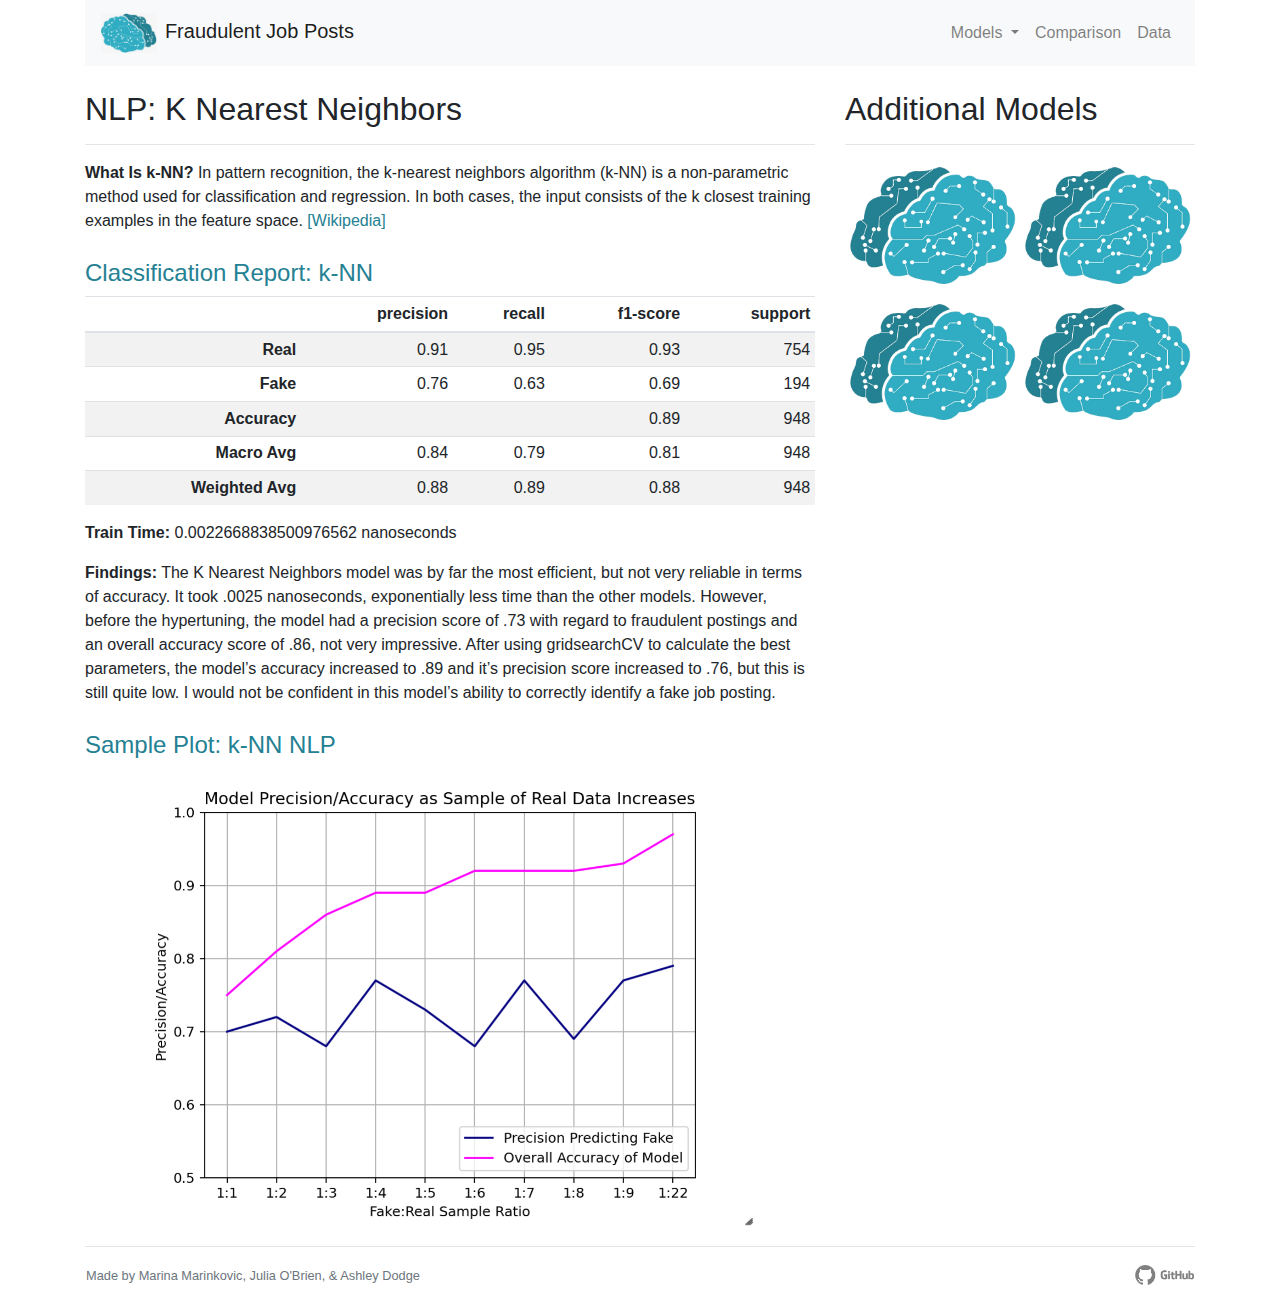
<file: nlp_knn.html>
<!DOCTYPE html>
<html lang="en">

<head>
    <meta charset="UTF-8">
    <title>Fraudulent Job Posts</title>
    <link rel="stylesheet" href="https://stackpath.bootstrapcdn.com/bootstrap/4.3.1/css/bootstrap.min.css" integrity="sha384-ggOyR0iXCbMQv3Xipma34MD+dH/1fQ784/j6cY/iJTQUOhcWr7x9JvoRxT2MZw1T" crossorigin="anonymous">

    <script src="https://code.jquery.com/jquery-3.3.1.slim.min.js" integrity="sha384-q8i/X+965DzO0rT7abK41JStQIAqVgRVzpbzo5smXKp4YfRvH+8abtTE1Pi6jizo" crossorigin="anonymous"></script>
    <script src="https://cdnjs.cloudflare.com/ajax/libs/popper.js/1.14.7/umd/popper.min.js" integrity="sha384-UO2eT0CpHqdSJQ6hJty5KVphtPhzWj9WO1clHTMGa3JDZwrnQq4sF86dIHNDz0W1" crossorigin="anonymous"></script>
    <script src="https://stackpath.bootstrapcdn.com/bootstrap/4.3.1/js/bootstrap.min.js" integrity="sha384-JjSmVgyd0p3pXB1rRibZUAYoIIy6OrQ6VrjIEaFf/nJGzIxFDsf4x0xIM+B07jRM" crossorigin="anonymous"></script>

    <link rel="stylesheet" href="assets/css/style.css">
</head>

<body>
<!--NAVIGATION BAR-->
<div class="container head_foot">
    <div class="row">
     <div class="col-md-12">
         <nav class="navbar navbar-expand-lg navbar-light bg-light">
             <a class="navbar-brand" href="index.html" ><img src="assets/images/ml_brain_logo_smallR.png" height="40" class="mr-2">Fraudulent Job Posts</a>
             <button class="navbar-toggler" type="button" data-toggle="collapse" data-target="#navbarSupportedContent" aria-controls="navbarSupportedContent" aria-expanded="false" aria-label="Toggle navigation">
               <span class="navbar-toggler-icon"></span>
             </button>
           
             <div class="collapse navbar-collapse" id="navbarSupportedContent">
               <ul class="navbar-nav ml-auto">
                 <li class="nav-item dropdown">
                     <a class="nav-link dropdown-toggle" href="#" id="navbarDropdown" role="button" data-toggle="dropdown" aria-haspopup="true" aria-expanded="false">
                       Models
                     </a>

                     <div class="dropdown-menu" aria-labelledby="navbarDropdown">
                      <div class="font-weight-bold ml-2" style="color:#248192">NLP</div>
                       <a class="dropdown-item" href="nlp_knn.html">K Nearest Neighbors</a>
                       <a class="dropdown-item" href="nlp_svm.html">Support Vector Machine</a>
                       <a class="dropdown-item" href="nlp_deepLearning.html">Deep Learning</a>
                       <a class="dropdown-item" href="nlp_naiveBayes.html">Naive Bayes</a>
                       <a class="dropdown-item" href="nlp_randomForest.html">Random Forest</a>
 
                      <div class="dropdown-divider"></div>
 
                      <div class="font-weight-bold ml-2" style="color:#248192">Non-Textual ML</div>
                       <a class="dropdown-item" href="ml_knn.html">K Nearest Neighbors</a>
                       <a class="dropdown-item" href="ml_svm.html">Support Vector Machine</a>
                       <a class="dropdown-item" href="ml_randomForest.html">Random Forest</a>
                    </div>

                   </li>
                 <li class="nav-item">
                   <a class="nav-link" href="comp.html">Comparison</a>
                 </li>
                 <li class="nav-item">
                   <a class="nav-link" href="data.html">Data</a>
                 </li>
               </ul>
             </div>
           </nav>
     </div>
    </div>
  </div>

<!--MAIN SECTION-->
    <div class="container pt-4">
        <div class="row">  
      <!--LEFT MAIN SECTION-->
                <div class="col-md-8">
                    <h2>NLP: K Nearest Neighbors</h2>
                    <hr>

                    <p><strong>What Is k-NN?</strong> In pattern recognition, the k-nearest neighbors algorithm (k-NN) is a non-parametric method used for classification and regression. 
                      In both cases, the input consists of the k closest training examples in the feature space.
                      <a href="https://en.wikipedia.org/wiki/K-nearest_neighbors_algorithm" style="color:#248192">[Wikipedia]</a>
                    </p>

                    <!-- nlp_knn2_classreport.png -->
                    <div alt="nlp_knn2_classreport.png">
                      <h4>Classification Report: k-NN</h4>
                      <div class="table-responsive">
                          <table class="table table-striped table-sm">
                            <thead class="themed-dark">
                                    <tr>
                                      <th></th>
                                      <th>precision</th>
                                      <th>recall</th>
                                      <th>f1-score</th>
                                      <th>support</th>
                                    </tr>
                            </thead>
                            <tbody>
                               <tr>
                                    <td><strong>Real</strong></td>
                                    <td>0.91</td>
                                    <td>0.95</td>
                                    <td>0.93</td>
                                    <td>754</td>
                                </tr>
                                <tr>
                                  <td><strong>Fake</strong></td>
                                  <td>0.76</td>
                                  <td>0.63</td>
                                  <td>0.69</td>
                                  <td>194</td>
                                </tr>
                                
                                <tr>
                                  <td><strong>Accuracy</strong></td>
                                  <td></td>
                                  <td></td>
                                  <td>0.89</td>
                                  <td>948</td>
                                </tr>
                                <tr>
                                  <td><strong>Macro Avg</strong></td>
                                  <td>0.84</td>
                                  <td>0.79</td>
                                  <td>0.81</td>
                                  <td>948</td>
                                </tr>
                                <tr>
                                  <td><strong>Weighted Avg</strong></td>
                                  <td>0.88</td>
                                  <td>0.89</td>
                                  <td>0.88</td>
                                  <td>948</td>
                                </tr>
                            </tbody>
                          </table>
                      </div>
                      </div>
                  

                    <p><strong>Train Time:</strong> 0.0022668838500976562 nanoseconds</p>

                    <p><strong>Findings:</strong> The K Nearest Neighbors model was by far the most efficient, 
                      but not very reliable in terms of accuracy. It took .0025 nanoseconds, exponentially less 
                      time than the other models. However, before the hypertuning, the model had a precision score of 
                      .73 with regard to fraudulent postings and an overall accuracy score of .86, not very impressive. 
                      After using gridsearchCV to calculate the best parameters, the model’s accuracy increased to .89 and 
                      it’s precision score increased to .76, but this is still quite low. I would not be confident in this 
                      model’s ability to correctly identify a fake job posting. 
                    </p>

                    <h4>Sample Plot: k-NN NLP</h4>
                    <div>
                      <img src="assets/images/nlp_knn2_sampleratio_plot.png" 
                      alt="SVM Sample Plot" width="100%">
                    </div>
                    
                </div>
        
    <!--RIGHT MAIN SECTION-->
                <div class="col-md-4"> 
                    <h2>Additional Models</h2>
                    <hr>
                <!--Model 1-->
                <a href="##">
                    <img src="assets/images/ml_brain.png"
                        alt="##" Title= "##" height="175" width="175" class="figure-img img-fluid p-1 float-left"/>      
                </a>

                <!--Model 2-->
                    <a href="##">
                        <img src="assets/images/ml_brain.png"
                            alt="##" Title= "##" height="175" width="175" class="figure-img img-fluid p-1 float-left"/>      
                    </a>
                
                <!--Model 3-->
                <a href="##">
                    <img src="assets/images/ml_brain.png"
                        alt="##" Title= "##" height="175" width="175" class="figure-img img-fluid p-1 float-left"/>      
                </a>

                <!--Model 4-->
                <a href="##">
                    <img src="assets/images/ml_brain.png"
                        alt="##" Title= "##" height="175" width="175" class="figure-img img-fluid p-1 float-left"/>      
                </a>
 
                </div>

        </div>
    </div>


<!--FOOTER-->
<div class = "footer">    
  <div class="container">
      <div class="row">
          <div class="col-md-12">
              <hr>
              <div class="row">

                  <p class="text-muted pl-3"><small>Made by 
                    <a href="https://www.linkedin.com/in/marinamarinkovic/" style="color:#6d757d">Marina Marinkovic</a>, 
                    <a href="https://www.linkedin.com/in/jobrien1726/" style="color:#6d757d">Julia O'Brien</a>, & 
                      <a href="https://www.linkedin.com/in/ashleydodge88/" style="color:#6d757d">Ashley Dodge</a>
                    </small></p>

                  <a href="https://github.com/MPdeM/Final_Project" class="ml-auto pr-3">
                  <img src="assets/images/github_logo.png"
                  alt="Github Icon" Title= "Github Project Repository" height="20"/> 
                  </a>  

              </div>
          </div>
      </div>
  </div>
</div>



</body>
</html>
</file>
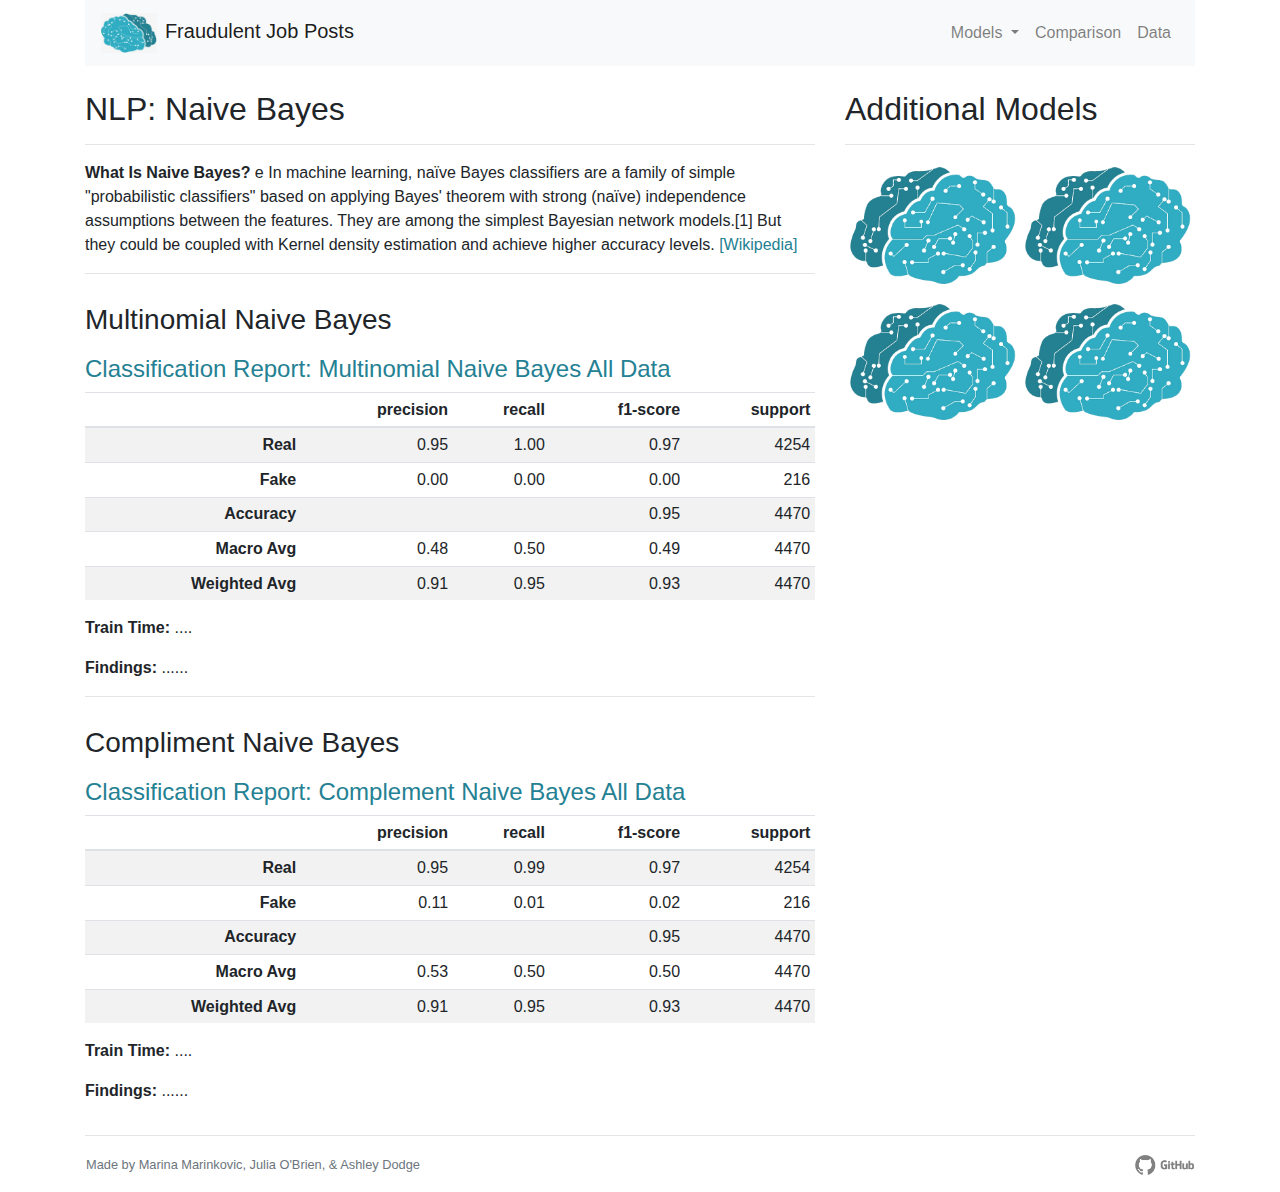
<file: nlp_naiveBayes.html>
<!DOCTYPE html>
<html lang="en">

<head>
    <meta charset="UTF-8">
    <title>Fraudulent Job Posts</title>
    <link rel="stylesheet" href="https://stackpath.bootstrapcdn.com/bootstrap/4.3.1/css/bootstrap.min.css" integrity="sha384-ggOyR0iXCbMQv3Xipma34MD+dH/1fQ784/j6cY/iJTQUOhcWr7x9JvoRxT2MZw1T" crossorigin="anonymous">

    <script src="https://code.jquery.com/jquery-3.3.1.slim.min.js" integrity="sha384-q8i/X+965DzO0rT7abK41JStQIAqVgRVzpbzo5smXKp4YfRvH+8abtTE1Pi6jizo" crossorigin="anonymous"></script>
    <script src="https://cdnjs.cloudflare.com/ajax/libs/popper.js/1.14.7/umd/popper.min.js" integrity="sha384-UO2eT0CpHqdSJQ6hJty5KVphtPhzWj9WO1clHTMGa3JDZwrnQq4sF86dIHNDz0W1" crossorigin="anonymous"></script>
    <script src="https://stackpath.bootstrapcdn.com/bootstrap/4.3.1/js/bootstrap.min.js" integrity="sha384-JjSmVgyd0p3pXB1rRibZUAYoIIy6OrQ6VrjIEaFf/nJGzIxFDsf4x0xIM+B07jRM" crossorigin="anonymous"></script>

    <link rel="stylesheet" href="assets/css/style.css">
</head>

<body>
<!--NAVIGATION BAR-->
<div class="container head_foot">
    <div class="row">
     <div class="col-md-12">
         <nav class="navbar navbar-expand-lg navbar-light bg-light">
             <a class="navbar-brand" href="index.html" ><img src="assets/images/ml_brain_logo_smallR.png" height="40" class="mr-2">Fraudulent Job Posts</a>
             <button class="navbar-toggler" type="button" data-toggle="collapse" data-target="#navbarSupportedContent" aria-controls="navbarSupportedContent" aria-expanded="false" aria-label="Toggle navigation">
               <span class="navbar-toggler-icon"></span>
             </button>
           
             <div class="collapse navbar-collapse" id="navbarSupportedContent">
               <ul class="navbar-nav ml-auto">
                 <li class="nav-item dropdown">
                     <a class="nav-link dropdown-toggle" href="#" id="navbarDropdown" role="button" data-toggle="dropdown" aria-haspopup="true" aria-expanded="false">
                       Models
                     </a>

                     <div class="dropdown-menu" aria-labelledby="navbarDropdown">
                        <div class="font-weight-bold ml-2" style="color:#248192">NLP</div>
                         <a class="dropdown-item" href="nlp_knn.html">K Nearest Neighbors</a>
                         <a class="dropdown-item" href="nlp_svm.html">Support Vector Machine</a>
                         <a class="dropdown-item" href="nlp_deepLearning.html">Deep Learning</a>
                         <a class="dropdown-item" href="nlp_naiveBayes.html">Naive Bayes</a>
                         <a class="dropdown-item" href="nlp_randomForest.html">Random Forest</a>
   
                        <div class="dropdown-divider"></div>
   
                        <div class="font-weight-bold ml-2" style="color:#248192">Non-Textual ML</div>
                         <a class="dropdown-item" href="ml_knn.html">K Nearest Neighbors</a>
                         <a class="dropdown-item" href="ml_svm.html">Support Vector Machine</a>
                         <a class="dropdown-item" href="ml_randomForest.html">Random Forest</a>
                      </div>

                   </li>
                 <li class="nav-item">
                   <a class="nav-link" href="comp.html">Comparison</a>
                 </li>
                 <li class="nav-item">
                   <a class="nav-link" href="data.html">Data</a>
                 </li>
               </ul>
             </div>
           </nav>
     </div>
    </div>
  </div>

<!--MAIN SECTION-->
    <div class="container pt-4">
        <div class="row">  
      <!--LEFT MAIN SECTION-->
                <div class="col-md-8">
                    <h2>NLP: Naive Bayes</h2>
                    <hr>
                    <p><strong>What Is Naive Bayes?</strong> e
                        In machine learning, naïve Bayes classifiers are a family of simple "probabilistic classifiers" based on applying Bayes' 
                        theorem with strong (naïve) independence assumptions between the features. They are among the simplest Bayesian network 
                        models.[1] But they could be coupled with Kernel density estimation and achieve higher accuracy levels.
                      <a href="https://en.wikipedia.org/wiki/Naive_Bayes_classifier" style="color:#248192">[Wikipedia]</a>
                    </p>

                    <hr>

                    <h3>Multinomial Naive Bayes</h3>
                    <!-- NB_MultinomialNBclassR_alldata.PNG -->
                    <div alt="NB_MultinomialNBclassR_alldata.PNG">
                        <h4>Classification Report: Multinomial Naive Bayes All Data</h4>
                        <div class="table-responsive">
                            <table class="table table-striped table-sm">
                            <thead class="themed-dark">
                                    <tr>
                                        <th></th>
                                        <th>precision</th>
                                        <th>recall</th>
                                        <th>f1-score</th>
                                        <th>support</th>
                                    </tr>
                            </thead>
                            <tbody>
                                <tr>
                                    <td><strong>Real</strong></td>
                                    <td>0.95</td>
                                    <td>1.00</td>
                                    <td>0.97</td>
                                    <td>4254</td>
                                </tr>
                                <tr>
                                    <td><strong>Fake</strong></td>
                                    <td>0.00</td>
                                    <td>0.00</td>
                                    <td>0.00</td>
                                    <td>216</td>
                                </tr>
                                
                                <tr>
                                    <td><strong>Accuracy</strong></td>
                                    <td></td>
                                    <td></td>
                                    <td>0.95</td>
                                    <td>4470</td>
                                </tr>
                                <tr>
                                    <td><strong>Macro Avg</strong></td>
                                    <td>0.48</td>
                                    <td>0.50</td>
                                    <td>0.49</td>
                                    <td>4470</td>
                                </tr>
                                <tr>
                                    <td><strong>Weighted Avg</strong></td>
                                    <td>0.91</td>
                                    <td>0.95</td>
                                    <td>0.93</td>
                                    <td>4470</td>
                                </tr>
                            </tbody>
                            </table>
                            </div>
                    </div>

                    <p><strong>Train Time:</strong> .... </p>

                    <p><strong>Findings:</strong> ...... 
                    </p>
    
                    <hr>

                    <h3>Compliment Naive Bayes</h3>
                    <!-- NB_ComplementNBclassR_alldata.PNG -->
                    <div alt="NB_ComplementNBclassR_alldata.PNG">
                        <h4>Classification Report: Complement Naive Bayes All Data</h4>
                        <div class="table-responsive">
                            <table class="table table-striped table-sm">
                            <thead class="themed-dark">
                                    <tr>
                                        <th></th>
                                        <th>precision</th>
                                        <th>recall</th>
                                        <th>f1-score</th>
                                        <th>support</th>
                                    </tr>
                            </thead>
                            <tbody>
                                <tr>
                                    <td><strong>Real</strong></td>
                                    <td>0.95</td>
                                    <td>0.99</td>
                                    <td>0.97</td>
                                    <td>4254</td>
                                </tr>
                                <tr>
                                    <td><strong>Fake</strong></td>
                                    <td>0.11</td>
                                    <td>0.01</td>
                                    <td>0.02</td>
                                    <td>216</td>
                                </tr>
                                
                                <tr>
                                    <td><strong>Accuracy</strong></td>
                                    <td></td>
                                    <td></td>
                                    <td>0.95</td>
                                    <td>4470</td>
                                </tr>
                                <tr>
                                    <td><strong>Macro Avg</strong></td>
                                    <td>0.53</td>
                                    <td>0.50</td>
                                    <td>0.50</td>
                                    <td>4470</td>
                                </tr>
                                <tr>
                                    <td><strong>Weighted Avg</strong></td>
                                    <td>0.91</td>
                                    <td>0.95</td>
                                    <td>0.93</td>
                                    <td>4470</td>
                                </tr>
                            </tbody>
                            </table>
                        </div>
                        </div>

                    <p><strong>Train Time:</strong> .... </p>

                    <p><strong>Findings:</strong> ...... 
                    </p>


                </div>
        
    <!--RIGHT MAIN SECTION-->
                <div class="col-md-4"> 
                    <h2>Additional Models</h2>
                    <hr>
                <!--Model 1-->
                <a href="##">
                    <img src="assets/images/ml_brain.png"
                        alt="##" Title= "##" height="175" width="175" class="figure-img img-fluid p-1 float-left"/>      
                </a>

                <!--Model 2-->
                    <a href="##">
                        <img src="assets/images/ml_brain.png"
                            alt="##" Title= "##" height="175" width="175" class="figure-img img-fluid p-1 float-left"/>      
                    </a>
                
                <!--Model 3-->
                <a href="##">
                    <img src="assets/images/ml_brain.png"
                        alt="##" Title= "##" height="175" width="175" class="figure-img img-fluid p-1 float-left"/>      
                </a>

                <!--Model 4-->
                <a href="##">
                    <img src="assets/images/ml_brain.png"
                        alt="##" Title= "##" height="175" width="175" class="figure-img img-fluid p-1 float-left"/>      
                </a>
 
                </div>

        </div>
    </div>


<!--FOOTER-->
<div class = "footer">    
  <div class="container">
      <div class="row">
          <div class="col-md-12">
              <hr>
              <div class="row">

                  <p class="text-muted pl-3"><small>Made by 
                    <a href="https://www.linkedin.com/in/marinamarinkovic/" style="color:#6d757d">Marina Marinkovic</a>, 
                    <a href="https://www.linkedin.com/in/jobrien1726/" style="color:#6d757d">Julia O'Brien</a>, & 
                      <a href="https://www.linkedin.com/in/ashleydodge88/" style="color:#6d757d">Ashley Dodge</a>
                    </small></p>

                  <a href="https://github.com/MPdeM/Final_Project" class="ml-auto pr-3">
                  <img src="assets/images/github_logo.png"
                  alt="Github Icon" Title= "Github Project Repository" height="20"/> 
                  </a>  

              </div>
          </div>
      </div>
  </div>
</div>



</body>
</html>
</file>
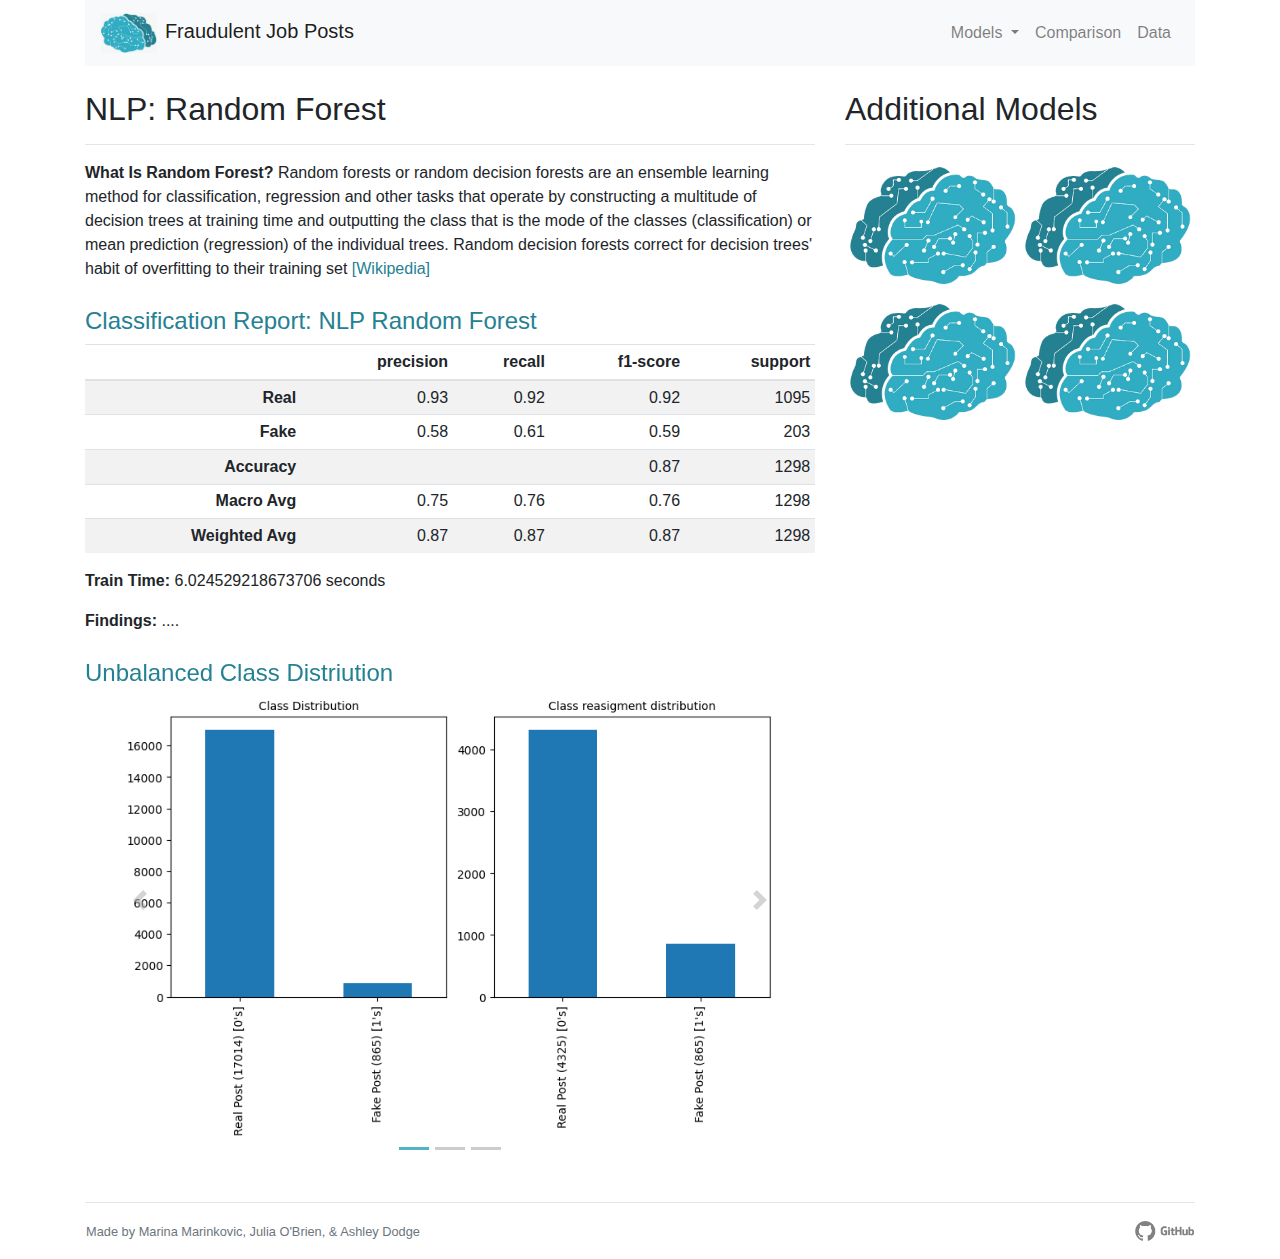
<file: nlp_randomForest.html>
<!DOCTYPE html>
<html lang="en">

<head>
    <meta charset="UTF-8">
    <title>Fraudulent Job Posts</title>
    <link rel="stylesheet" href="https://stackpath.bootstrapcdn.com/bootstrap/4.3.1/css/bootstrap.min.css" integrity="sha384-ggOyR0iXCbMQv3Xipma34MD+dH/1fQ784/j6cY/iJTQUOhcWr7x9JvoRxT2MZw1T" crossorigin="anonymous">

    <script src="https://code.jquery.com/jquery-3.3.1.slim.min.js" integrity="sha384-q8i/X+965DzO0rT7abK41JStQIAqVgRVzpbzo5smXKp4YfRvH+8abtTE1Pi6jizo" crossorigin="anonymous"></script>
    <script src="https://cdnjs.cloudflare.com/ajax/libs/popper.js/1.14.7/umd/popper.min.js" integrity="sha384-UO2eT0CpHqdSJQ6hJty5KVphtPhzWj9WO1clHTMGa3JDZwrnQq4sF86dIHNDz0W1" crossorigin="anonymous"></script>
    <script src="https://stackpath.bootstrapcdn.com/bootstrap/4.3.1/js/bootstrap.min.js" integrity="sha384-JjSmVgyd0p3pXB1rRibZUAYoIIy6OrQ6VrjIEaFf/nJGzIxFDsf4x0xIM+B07jRM" crossorigin="anonymous"></script>

    <link rel="stylesheet" href="assets/css/style.css">
</head>

<body>
<!--NAVIGATION BAR-->
<div class="container head_foot">
    <div class="row">
     <div class="col-md-12">
         <nav class="navbar navbar-expand-lg navbar-light bg-light">
             <a class="navbar-brand" href="index.html" ><img src="assets/images/ml_brain_logo_smallR.png" height="40" class="mr-2">Fraudulent Job Posts</a>
             <button class="navbar-toggler" type="button" data-toggle="collapse" data-target="#navbarSupportedContent" aria-controls="navbarSupportedContent" aria-expanded="false" aria-label="Toggle navigation">
               <span class="navbar-toggler-icon"></span>
             </button>
           
             <div class="collapse navbar-collapse" id="navbarSupportedContent">
               <ul class="navbar-nav ml-auto">
                 <li class="nav-item dropdown">
                     <a class="nav-link dropdown-toggle" href="#" id="navbarDropdown" role="button" data-toggle="dropdown" aria-haspopup="true" aria-expanded="false">
                       Models
                     </a>

                     <div class="dropdown-menu" aria-labelledby="navbarDropdown">
                        <div class="font-weight-bold ml-2" style="color:#248192">NLP</div>
                         <a class="dropdown-item" href="nlp_knn.html">K Nearest Neighbors</a>
                         <a class="dropdown-item" href="nlp_svm.html">Support Vector Machine</a>
                         <a class="dropdown-item" href="nlp_deepLearning.html">Deep Learning</a>
                         <a class="dropdown-item" href="nlp_naiveBayes.html">Naive Bayes</a>
                         <a class="dropdown-item" href="nlp_randomForest.html">Random Forest</a>
   
                        <div class="dropdown-divider"></div>
   
                        <div class="font-weight-bold ml-2" style="color:#248192">Non-Textual ML</div>
                         <a class="dropdown-item" href="ml_knn.html">K Nearest Neighbors</a>
                         <a class="dropdown-item" href="ml_svm.html">Support Vector Machine</a>
                         <a class="dropdown-item" href="ml_randomForest.html">Random Forest</a>
                      </div>
                   </li>
                 <li class="nav-item">
                   <a class="nav-link" href="comp.html">Comparison</a>
                 </li>
                 <li class="nav-item">
                   <a class="nav-link" href="data.html">Data</a>
                 </li>
               </ul>
             </div>
           </nav>
     </div>
    </div>
  </div>

<!--MAIN SECTION-->
    <div class="container pt-4">
        <div class="row">  
      <!--LEFT MAIN SECTION-->
                <div class="col-md-8">
                    <h2>NLP: Random Forest</h2>
                    <hr>

                    <p><strong>What Is Random Forest?</strong> Random forests or random decision forests are an ensemble learning method for 
                      classification, regression and other tasks that operate by constructing a multitude of decision trees at training time 
                      and outputting the class that is the mode of the classes (classification) or mean prediction (regression) of the individual trees.
                      Random decision forests correct for decision trees' habit of overfitting to their training set
                      <a href="https://en.wikipedia.org/wiki/Random_forest" style="color:#248192">[Wikipedia]</a>
                    </p>

                <!-- nlp_RFclassReport.PNG -->
                    <div alt="nlp_RFclassReport.PNG">
                      <h4>Classification Report: NLP Random Forest </h4>
                      <div class="table-responsive">
                          <table class="table table-striped table-sm">
                            <thead class="themed-dark">
                                    <tr>
                                      <th></th>
                                      <th>precision</th>
                                      <th>recall</th>
                                      <th>f1-score</th>
                                      <th>support</th>
                                    </tr>
                            </thead>
                            <tbody>
                              <tr>
                                    <td><strong>Real</strong></td>
                                    <td>0.93</td>
                                    <td>0.92</td>
                                    <td>0.92</td>
                                    <td>1095</td>
                                </tr>
                                <tr>
                                  <td><strong>Fake</strong></td>
                                  <td>0.58</td>
                                  <td>0.61</td>
                                  <td>0.59</td>
                                  <td>203</td>
                                </tr>
                                
                                <tr>
                                  <td><strong>Accuracy</strong></td>
                                  <td></td>
                                  <td></td>
                                  <td>0.87</td>
                                  <td>1298</td>
                                </tr>
                                <tr>
                                  <td><strong>Macro Avg</strong></td>
                                  <td>0.75</td>
                                  <td>0.76</td>
                                  <td>0.76</td>
                                  <td>1298</td>
                                </tr>
                                <tr>
                                  <td><strong>Weighted Avg</strong></td>
                                  <td>0.87</td>
                                  <td>0.87</td>
                                  <td>0.87</td>
                                  <td>1298</td>
                                </tr>
                            </tbody>
                          </table>
                      </div>
                      </div>

                    <p><strong>Train Time:</strong> 6.024529218673706 seconds</p>

                    <p><strong>Findings:</strong> ....
                    </p>
                    <!-- carousel -->
                    <div id="carouselExampleIndicators" class="carousel slide nlp-rf" data-ride="carousel">
                        <ol class="carousel-indicators">
                          <li data-target="#carouselExampleIndicators" data-slide-to="0" class="active"></li>
                          <li data-target="#carouselExampleIndicators" data-slide-to="1"></li>
                          <li data-target="#carouselExampleIndicators" data-slide-to="2"></li>
                        </ol>
                        <div class="carousel-inner">
                          <div class="carousel-item active">
                            <h4>Unbalanced Class Distriution</h4>
                            <img class="d-block w-100" src="assets/images/UnbalanceClassDistribution.PNG" alt="First slide">
                          </div>
                          <div class="carousel-item">
                            <h4>N Estimator</h4>
                            <img class="d-block w-100" src="assets/images/nlp_RFN_estimator.PNG" alt="Second slide">
                          </div>
                          <div class="carousel-item">
                            <h4>Tree Depth</h4>
                            <img class="d-block w-100" src="assets/images/nlp_RFtreeDepth.PNG" alt="Third slide">
                          </div>
                        </div>
                        <a class="carousel-control-prev" href="#carouselExampleIndicators" role="button" data-slide="prev">
                          <span class="carousel-control-prev-icon" aria-hidden="true"></span>
                          <span class="sr-only">Previous</span>
                        </a>
                        <a class="carousel-control-next" href="#carouselExampleIndicators" role="button" data-slide="next">
                          <span class="carousel-control-next-icon" aria-hidden="true"></span>
                          <span class="sr-only">Next</span>
                        </a>
                      </div>
                    
                </div>
        
    <!--RIGHT MAIN SECTION-->
                <div class="col-md-4"> 
                    <h2>Additional Models</h2>
                    <hr>
                <!--Model 1-->
                <a href="##">
                    <img src="assets/images/ml_brain.png"
                        alt="##" Title= "##" height="175" width="175" class="figure-img img-fluid p-1 float-left"/>      
                </a>

                <!--Model 2-->
                    <a href="##">
                        <img src="assets/images/ml_brain.png"
                            alt="##" Title= "##" height="175" width="175" class="figure-img img-fluid p-1 float-left"/>      
                    </a>
                
                <!--Model 3-->
                <a href="##">
                    <img src="assets/images/ml_brain.png"
                        alt="##" Title= "##" height="175" width="175" class="figure-img img-fluid p-1 float-left"/>      
                </a>

                <!--Model 4-->
                <a href="##">
                    <img src="assets/images/ml_brain.png"
                        alt="##" Title= "##" height="175" width="175" class="figure-img img-fluid p-1 float-left"/>      
                </a>
 
                </div>

        </div>
    </div>


<!--FOOTER-->
<div class = "footer">    
  <div class="container">
      <div class="row">
          <div class="col-md-12">
              <hr>
              <div class="row">

                  <p class="text-muted pl-3"><small>Made by 
                    <a href="https://www.linkedin.com/in/marinamarinkovic/" style="color:#6d757d">Marina Marinkovic</a>, 
                    <a href="https://www.linkedin.com/in/jobrien1726/" style="color:#6d757d">Julia O'Brien</a>, & 
                      <a href="https://www.linkedin.com/in/ashleydodge88/" style="color:#6d757d">Ashley Dodge</a>
                    </small></p>

                  <a href="https://github.com/MPdeM/Final_Project" class="ml-auto pr-3">
                  <img src="assets/images/github_logo.png"
                  alt="Github Icon" Title= "Github Project Repository" height="20"/> 
                  </a>  

              </div>
          </div>
      </div>
  </div>
</div>



</body>
</html>
</file>
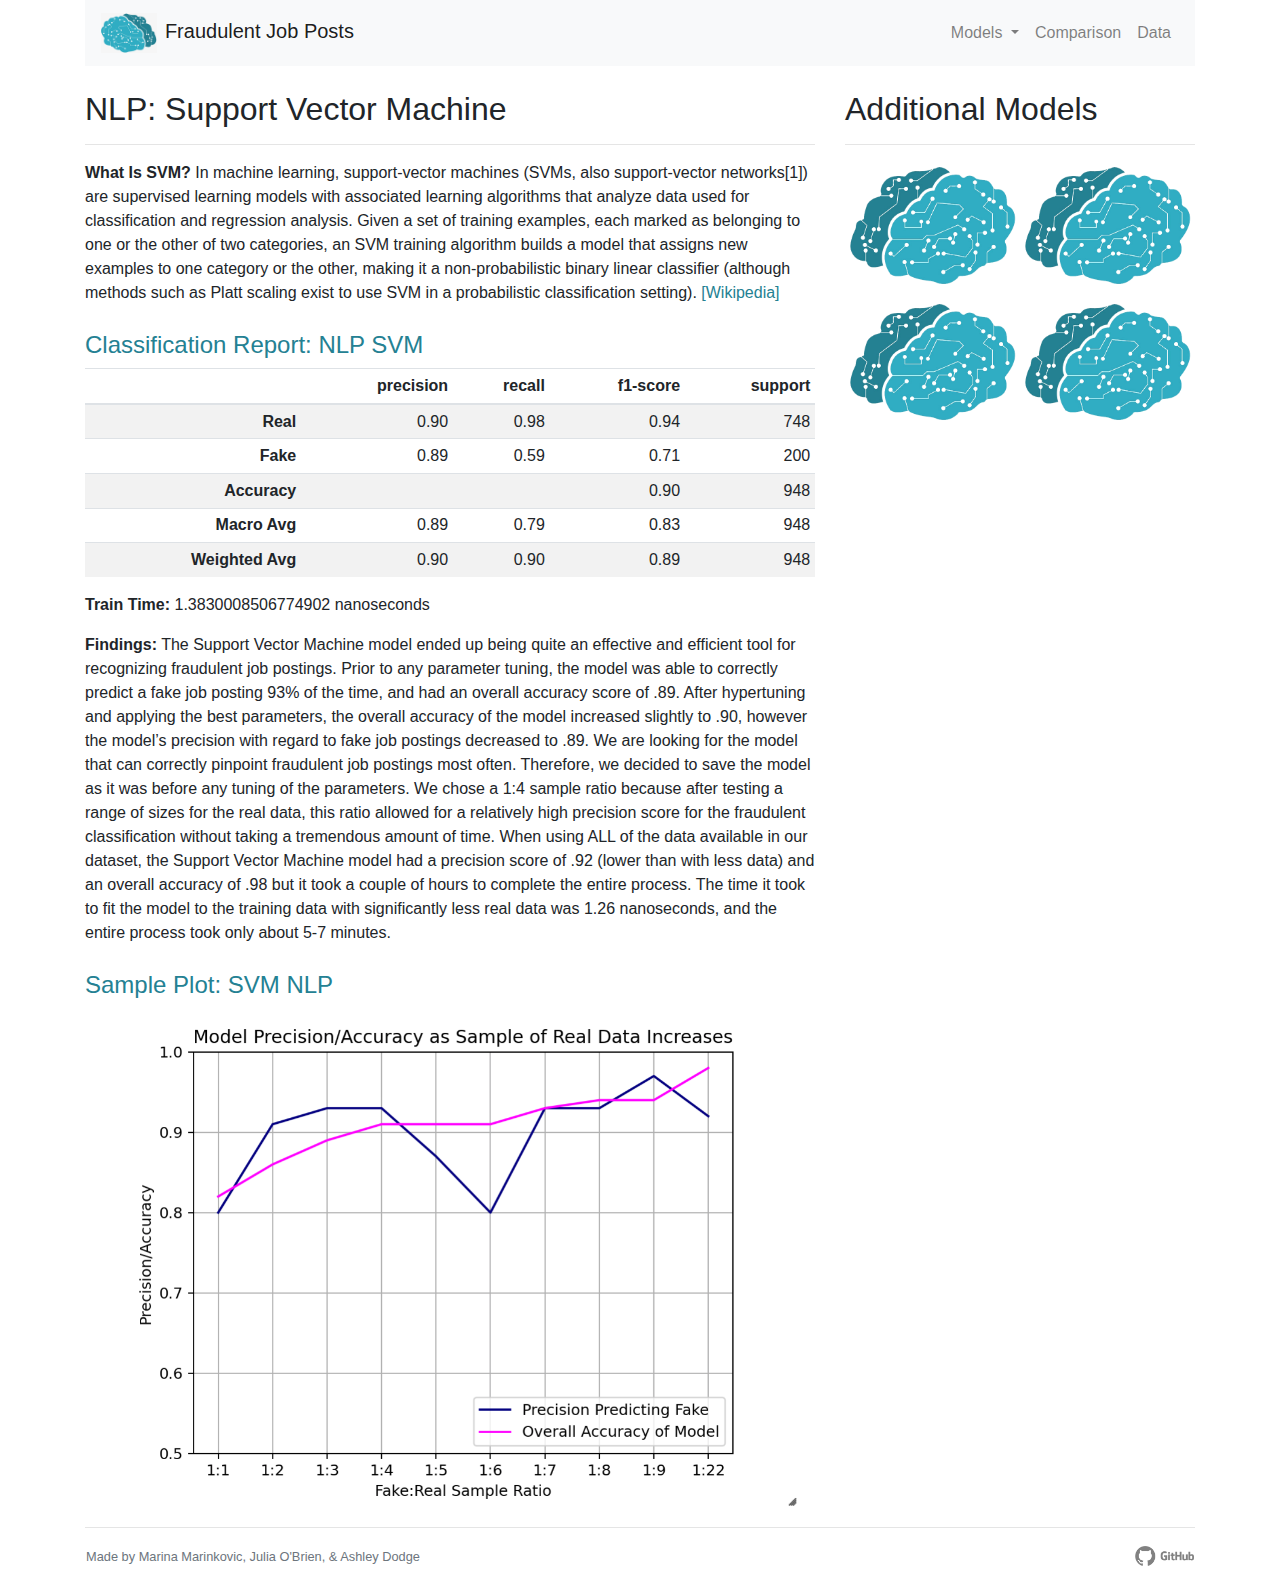
<file: nlp_svm.html>
<!DOCTYPE html>
<html lang="en">

<head>
    <meta charset="UTF-8">
    <title>Fraudulent Job Posts</title>
    <link rel="stylesheet" href="https://stackpath.bootstrapcdn.com/bootstrap/4.3.1/css/bootstrap.min.css" integrity="sha384-ggOyR0iXCbMQv3Xipma34MD+dH/1fQ784/j6cY/iJTQUOhcWr7x9JvoRxT2MZw1T" crossorigin="anonymous">

    <script src="https://code.jquery.com/jquery-3.3.1.slim.min.js" integrity="sha384-q8i/X+965DzO0rT7abK41JStQIAqVgRVzpbzo5smXKp4YfRvH+8abtTE1Pi6jizo" crossorigin="anonymous"></script>
    <script src="https://cdnjs.cloudflare.com/ajax/libs/popper.js/1.14.7/umd/popper.min.js" integrity="sha384-UO2eT0CpHqdSJQ6hJty5KVphtPhzWj9WO1clHTMGa3JDZwrnQq4sF86dIHNDz0W1" crossorigin="anonymous"></script>
    <script src="https://stackpath.bootstrapcdn.com/bootstrap/4.3.1/js/bootstrap.min.js" integrity="sha384-JjSmVgyd0p3pXB1rRibZUAYoIIy6OrQ6VrjIEaFf/nJGzIxFDsf4x0xIM+B07jRM" crossorigin="anonymous"></script>

    <link rel="stylesheet" href="assets/css/style.css">
</head>

<body>
<!--NAVIGATION BAR-->
<div class="container head_foot">
    <div class="row">
     <div class="col-md-12">
         <nav class="navbar navbar-expand-lg navbar-light bg-light">
             <a class="navbar-brand" href="index.html" ><img src="assets/images/ml_brain_logo_smallR.png" height="40" class="mr-2">Fraudulent Job Posts</a>
             <button class="navbar-toggler" type="button" data-toggle="collapse" data-target="#navbarSupportedContent" aria-controls="navbarSupportedContent" aria-expanded="false" aria-label="Toggle navigation">
               <span class="navbar-toggler-icon"></span>
             </button>
           
             <div class="collapse navbar-collapse" id="navbarSupportedContent">
               <ul class="navbar-nav ml-auto">
                 <li class="nav-item dropdown">
                     <a class="nav-link dropdown-toggle" href="#" id="navbarDropdown" role="button" data-toggle="dropdown" aria-haspopup="true" aria-expanded="false">
                       Models
                     </a>

                     <div class="dropdown-menu" aria-labelledby="navbarDropdown">
                        <div class="font-weight-bold ml-2" style="color:#248192">NLP</div>
                         <a class="dropdown-item" href="nlp_knn.html">K Nearest Neighbors</a>
                         <a class="dropdown-item" href="nlp_svm.html">Support Vector Machine</a>
                         <a class="dropdown-item" href="nlp_deepLearning.html">Deep Learning</a>
                         <a class="dropdown-item" href="nlp_naiveBayes.html">Naive Bayes</a>
                         <a class="dropdown-item" href="nlp_randomForest.html">Random Forest</a>
   
                        <div class="dropdown-divider"></div>
   
                        <div class="font-weight-bold ml-2" style="color:#248192">Non-Textual ML</div>
                         <a class="dropdown-item" href="ml_knn.html">K Nearest Neighbors</a>
                         <a class="dropdown-item" href="ml_svm.html">Support Vector Machine</a>
                         <a class="dropdown-item" href="ml_randomForest.html">Random Forest</a>
                      </div>
                   </li>
                 <li class="nav-item">
                   <a class="nav-link" href="comp.html">Comparison</a>
                 </li>
                 <li class="nav-item">
                   <a class="nav-link" href="data.html">Data</a>
                 </li>
               </ul>
             </div>
           </nav>
     </div>
    </div>
  </div>

<!--MAIN SECTION-->
    <div class="container pt-4">
        <div class="row">  
      <!--LEFT MAIN SECTION-->
                <div class="col-md-8">
                    <h2>NLP: Support Vector Machine</h2>
                    <hr>

                    <p><strong>What Is SVM?</strong> In machine learning, support-vector machines (SVMs, also support-vector networks[1]) are 
                      supervised learning models with associated learning algorithms that analyze data used for classification and regression 
                      analysis. Given a set of training examples, each marked as belonging to one or the other of two categories, an SVM training 
                      algorithm builds a model that assigns new examples to one category or the other, making it a non-probabilistic binary linear 
                      classifier (although methods such as Platt scaling exist to use SVM in a probabilistic classification setting).
                    <a href="https://en.wikipedia.org/wiki/Support-vector_machine" style="color:#248192">[Wikipedia]</a>
                    </p>
                    <!-- nlp_svm2_classreport.png -->
                    <div alt="nlp_svm2_classreport.png">
                      <h4>Classification Report: NLP SVM</h4>
                      <div class="table-responsive">
                          <table class="table table-striped table-sm">
                          <thead class="themed-dark">
                                  <tr>
                                      <th></th>
                                      <th>precision</th>
                                      <th>recall</th>
                                      <th>f1-score</th>
                                      <th>support</th>
                                  </tr>
                          </thead>
                          <tbody>
                              <tr>
                                  <td><strong>Real</strong></td>
                                  <td>0.90</td>
                                  <td>0.98</td>
                                  <td>0.94</td>
                                  <td>748</td>
                              </tr>
                              <tr>
                                  <td><strong>Fake</strong></td>
                                  <td>0.89</td>
                                  <td>0.59</td>
                                  <td>0.71</td>
                                  <td>200</td>
                              </tr>
                              
                              <tr>
                                  <td><strong>Accuracy</strong></td>
                                  <td></td>
                                  <td></td>
                                  <td>0.90</td>
                                  <td>948</td>
                              </tr>
                              <tr>
                                  <td><strong>Macro Avg</strong></td>
                                  <td>0.89</td>
                                  <td>0.79</td>
                                  <td>0.83</td>
                                  <td>948</td>
                              </tr>
                              <tr>
                                  <td><strong>Weighted Avg</strong></td>
                                  <td>0.90</td>
                                  <td>0.90</td>
                                  <td>0.89</td>
                                  <td>948</td>
                              </tr>
                          </tbody>
                          </table>
                      </div>
                      </div>

                    <p><strong>Train Time:</strong> 1.3830008506774902 nanoseconds</p>

                    <p><strong>Findings:</strong> The Support Vector Machine model ended up being quite an effective and efficient tool 
                        for recognizing fraudulent job postings. Prior to any parameter tuning, the model was able to correctly predict a 
                        fake job posting 93% of the time, and had an overall accuracy score of .89. After hypertuning and applying the best 
                        parameters, the overall accuracy of the model increased slightly to .90, however the model’s precision with regard 
                        to fake job postings decreased to .89. We are looking for the model that can correctly pinpoint fraudulent job 
                        postings most often. Therefore, we decided to save the model as it was before any tuning of the parameters. We 
                        chose a 1:4 sample ratio because after testing a range of sizes for the real data, this ratio allowed for a 
                        relatively high precision score for the fraudulent classification without taking a tremendous amount of time. 
                        When using ALL of the data available in our dataset, the Support Vector Machine model had a precision score of 
                        .92 (lower than with less data) and an overall accuracy of .98 but it took a couple of hours to complete the 
                        entire process. The time it took to fit the model to the training data with significantly less real data was 
                        1.26 nanoseconds, and the entire process took only about 5-7 minutes. 
                    </p>
           
                    <h4>Sample Plot: SVM NLP</h4>
                    <div>
                      <img src="assets/images/nlp_svm2_sampleratio_plot.png" 
                      alt="SVM Sample Plot" width="100%">
                    </div>
                  
                    
                    
                </div>
        
    <!--RIGHT MAIN SECTION-->
                <div class="col-md-4"> 
                    <h2>Additional Models</h2>
                    <hr>
                <!--Model 1-->
                <a href="##">
                    <img src="assets/images/ml_brain.png"
                        alt="##" Title= "##" height="175" width="175" class="figure-img img-fluid p-1 float-left"/>      
                </a>

                <!--Model 2-->
                    <a href="##">
                        <img src="assets/images/ml_brain.png"
                            alt="##" Title= "##" height="175" width="175" class="figure-img img-fluid p-1 float-left"/>      
                    </a>
                
                <!--Model 3-->
                <a href="##">
                    <img src="assets/images/ml_brain.png"
                        alt="##" Title= "##" height="175" width="175" class="figure-img img-fluid p-1 float-left"/>      
                </a>

                <!--Model 4-->
                <a href="##">
                    <img src="assets/images/ml_brain.png"
                        alt="##" Title= "##" height="175" width="175" class="figure-img img-fluid p-1 float-left"/>      
                </a>
 
                </div>

        </div>
    </div>


<!--FOOTER-->
<div class = "footer">    
  <div class="container">
      <div class="row">
          <div class="col-md-12">
              <hr>
              <div class="row">

                  <p class="text-muted pl-3"><small>Made by 
                    <a href="https://www.linkedin.com/in/marinamarinkovic/" style="color:#6d757d">Marina Marinkovic</a>, 
                    <a href="https://www.linkedin.com/in/jobrien1726/" style="color:#6d757d">Julia O'Brien</a>, & 
                      <a href="https://www.linkedin.com/in/ashleydodge88/" style="color:#6d757d">Ashley Dodge</a>
                    </small></p>

                  <a href="https://github.com/MPdeM/Final_Project" class="ml-auto pr-3">
                  <img src="assets/images/github_logo.png"
                  alt="Github Icon" Title= "Github Project Repository" height="20"/> 
                  </a>  

              </div>
          </div>
      </div>
  </div>
</div>



</body>
</html>
</file>
<file: assets/css/style.css>
.carousel-control-next-icon {
    background-image: url("data:image/svg+xml;charset=utf8,%3Csvg xmlns='http://www.w3.org/2000/svg' fill='DarkGray' viewBox='0 0 8 8'%3E%3Cpath d='M2.75 0l-1.5 1.5 2.5 2.5-2.5 2.5 1.5 1.5 4-4-4-4z'/%3E%3C/svg%3E");
}

.carousel-control-prev-icon {
    background-image: url("data:image/svg+xml;charset=utf8,%3Csvg xmlns='http://www.w3.org/2000/svg' fill='DarkGray' viewBox='0 0 8 8'%3E%3Cpath d='M5.25 0l-4 4 4 4 1.5-1.5-2.5-2.5 2.5-2.5-1.5-1.5z'/%3E%3C/svg%3E");
}

.carousel-indicators li {
    background-color: #999;
  }
  
.carousel-indicators .active {
    background-color: #51b4c5;
  }

  /* h3 {
      color: #248193;
  } */

  h4 {
      padding-top: 10px;
      color: #248193;
  }

  tr {
      text-align: right;
  }
/* Move carousel indicators for specific pages*/
/* generic Classification report */
.ml .carousel-item {
    height: 300px;
}

/* plot */
.ml-dl .carousel-item {
    height: 500px;
}

/* common spacing of indicators */
.carousel-indicators {
    bottom: -25px;
}

.carousel {
    margin-bottom: 35px;;
}

.active-page {
    color: #248193;
}

h3 {
    padding-top: 13px;
}

.right-side td a {
    color: #818181;
}

.active-page {
    color: #248193;
}

.active-nav {
    text-decoration: underline;
    font-weight: bold;
}

.active-page td a {
    color: #248193;
}

.model-type th{
    color: #818181;
}

.button-padding {
    margin-bottom: 10px;
}


  /* Darker blue #248193 */
  /* Lighter blue #51b4c5 */
</file>
